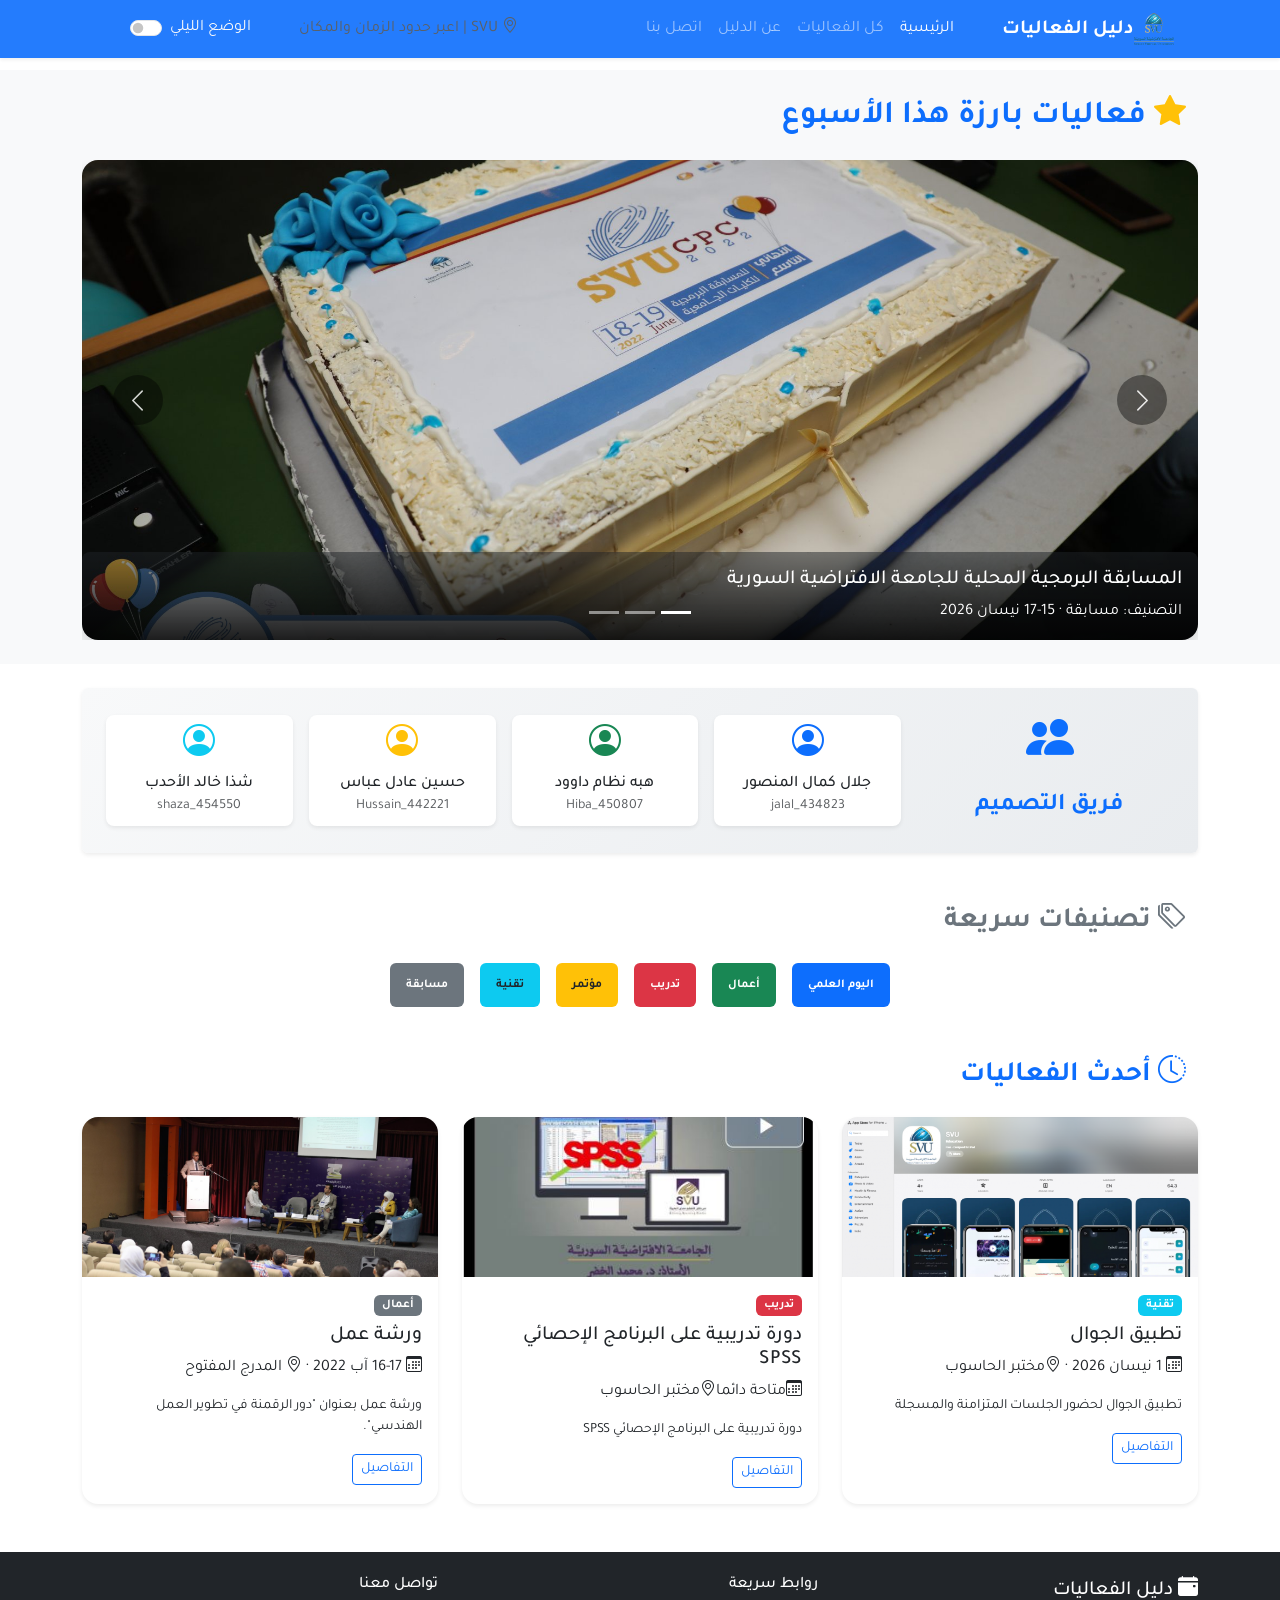
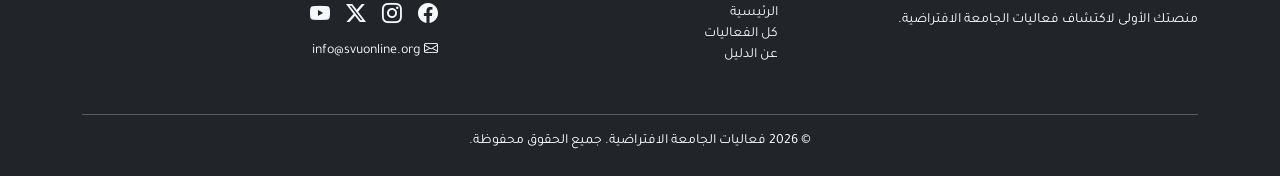
<file: index.html>
<!DOCTYPE html>
<html lang="ar">
<head>
  <meta charset="UTF-8">
  <meta name="viewport" content="width=device-width, initial-scale=1.0">
  <title> دليل فعاليات الجامعة الافتراضية </title>
  <link rel="icon" href="img/logo-2.png" type="image/png">
  <!-- Bootstrap 5 CSS -->
  <link href="https://cdn.jsdelivr.net/npm/bootstrap@5.3.0-alpha3/dist/css/bootstrap.min.css" rel="stylesheet">
  <!-- Bootstrap Icons -->
  <link rel="stylesheet" href="https://cdn.jsdelivr.net/npm/bootstrap-icons@1.11.0/font/bootstrap-icons.css">
  <!-- Google Fonts (Cairo + Tajawal) -->
  <link href="https://fonts.googleapis.com/css2?family=Cairo:wght@300;400;600;700&family=Tajawal:wght@300;400;500;700&display=swap" rel="stylesheet">
  <link
    href="https://cdn.jsdelivr.net/npm/bootstrap@5.3.3/dist/css/bootstrap.min.css"
    rel="stylesheet"
  />
  <!-- Custom Styles -->
  <link rel="stylesheet" href="css/styles.css">
</head>
<body>
    <!-- By jalal_434823 & Hiba_450807 & Hussain_442221 & shaza_454550 -->
    <!-- ===== HEADER / NAVBAR ===== -->
  <header>
    <nav class="navbar navbar-expand-lg navbar-dark bg-primary shadow-sm fixed-top">
      <div class="container">
        <a class="navbar-brand fw-bold" href="index.html">
          <img src="img/logo.png" alt="SVU" width="40" class="me-2" />دليل الفعاليات
        </a>
        <button class="navbar-toggler" type="button" data-bs-toggle="collapse" data-bs-target="#mainNav" 
            aria-controls="mainNav" aria-expanded="false" aria-label="تبديل التنقل">
          <span class="navbar-toggler-icon"></span>
        </button>
        <div class="collapse navbar-collapse" id="mainNav">
          <ul class="navbar-nav ms-auto mb-2 mb-lg-0">
            <li class="nav-item"><a class="nav-link active" href="index.html">الرئيسية</a></li>
            <li class="nav-item"><a class="nav-link" href="events.html">كل الفعاليات</a></li>
            <li class="nav-item"><a class="nav-link" href="about.html">عن الدليل</a></li>
            <li class="nav-item"><a class="nav-link" href="contact.html">اتصل بنا</a></li>
          </ul>
          <span class="navbar-text text-light-emphasis d-none d-lg-block ms-5">
            <i class="bi bi-geo-alt"></i> SVU | اعبر حدود الزمان والمكان
          </span>
          <!-- Dark Mode Toggle -->
          <div class="form-check form-switch text-light ms-5">
            <input class="form-check-input" type="checkbox" id="toggleDarkMode">
            <label class="form-check-label" for="toggleDarkMode">الوضع الليلي</label>
          </div>
        </div>
      </div>
    </nav>
  </header>
    <!-- ===== MAIN CONTENT ===== -->
    <!-- By jalal_434823 & Hiba_450807 & Hussain_442221 & shaza_454550 -->
  <main>
    <!-- ===== HERO / SLIDER ===== -->
    <section class="py-4 bg-light">
      <div class="container">
        <h2 class="section-title text-primary fw-bold"><i class="bi bi-star-fill text-warning"></i> فعاليات بارزة هذا الأسبوع</h2>
        <div id="featuredSlider" class="carousel slide" data-bs-ride="carousel">
          <div class="carousel-indicators">
            <button type="button" data-bs-target="#featuredSlider" data-bs-slide-to="0" class="active" aria-current="true"></button>
            <button type="button" data-bs-target="#featuredSlider" data-bs-slide-to="1"></button>
            <button type="button" data-bs-target="#featuredSlider" data-bs-slide-to="2"></button>
          </div>
          <div class="carousel-inner rounded-4 shadow">
            <div class="carousel-item active">
              <img src="img/event9_1.jpg" class="d-block w-100 slider-img" alt="مؤتمر التقنية">
              <div class="carousel-caption d-none d-md-block bg-dark bg-opacity-50 rounded-3 p-3">
                <h5>المسابقة البرمجية المحلية للجامعة الافتراضية السورية</h5>
                <p class="mb-0">التصنيف: مسابقة · 15-17 نيسان 2026</p>
              </div>
            </div>
            <div class="carousel-item">
              <img src="img/event1_1.jpg" class="d-block w-100 slider-img" alt="اليوم العلمي">
              <div class="carousel-caption d-none d-md-block bg-dark bg-opacity-50 rounded-3 p-3">
                <h5>اليوم العلمي لماجستير الدراسات العليا</h5>
                <p class="mb-0">التصنيف: اليوم العلمي · 06 حزيران 2026</p>
              </div>
            </div>
            <div class="carousel-item">
              <img src="img/event8_1.jpg" class="d-block w-100 slider-img" alt="ملتقى ريادة الأعمال">
              <div class="carousel-caption d-none d-md-block bg-dark bg-opacity-50 rounded-3 p-3">
                <h5>مشاركة الجامعة الافتراضية السورية في المؤتمر الدولي للتحول الرقمي Digitec</h5>
                <p class="mb-0">التصنيف: مؤتمر · 09 نيسان 2021</p>
              </div>
            </div>
          </div>
          <button class="carousel-control-prev" type="button" data-bs-target="#featuredSlider" data-bs-slide="prev">
            <span class="carousel-control-prev-icon" aria-hidden="true"></span>
            <span class="visually-hidden">السابق</span>
          </button>
          <button class="carousel-control-next" type="button" data-bs-target="#featuredSlider" data-bs-slide="next">
            <span class="carousel-control-next-icon" aria-hidden="true"></span>
            <span class="visually-hidden">التالي</span>
          </button>
        </div>
      </div>
    </section>

    <!-- ===== NEW: TEAM SECTION ===== -->
    <!-- By jalal_434823 & Hiba_450807 & Hussain_442221 & shaza_454550 -->
    <section class="py-4 bg-gradient-soft">
      <div class="container">
        <div class="card border-0 shadow-sm p-4" style="background: linear-gradient(135deg, #f8f9fa 0%, #e9ecef 100%);">
          <div class="row align-items-center">
            <div class="col-md-3 text-center mb-3 mb-md-0">
              <i class="bi bi-people-fill text-primary" style="font-size: 3rem;"></i>
              <h4 class="fw-bold text-primary mt-2">فريق التصميم</h4>
            </div>
            <div class="col-md-9">
              <div class="row g-3">
                <div class="col-6 col-md-3">
                  <div class="text-center p-2 bg-white rounded-3 shadow-sm">
                    <i class="bi bi-person-circle text-primary fs-2"></i>
                    <h6 class="mb-0 mt-1">جلال كمال المنصور</h6>
                    <small class="text-muted">jalal_434823</small>
                  </div>
                </div>
                <div class="col-6 col-md-3">
                  <div class="text-center p-2 bg-white rounded-3 shadow-sm">
                    <i class="bi bi-person-circle text-success fs-2"></i>
                    <h6 class="mb-0 mt-1">هبه نظام داوود</h6>
                    <small class="text-muted">Hiba_450807</small>
                  </div>
                </div>
                <div class="col-6 col-md-3">
                  <div class="text-center p-2 bg-white rounded-3 shadow-sm">
                    <i class="bi bi-person-circle text-warning fs-2"></i>
                    <h6 class="mb-0 mt-1">حسين عادل عباس</h6>
                    <small class="text-muted">Hussain_442221</small>
                  </div>
                </div>
                <div class="col-6 col-md-3">
                  <div class="text-center p-2 bg-white rounded-3 shadow-sm">
                    <i class="bi bi-person-circle text-info fs-2"></i>
                    <h6 class="mb-0 mt-1">شذا خالد الأحدب</h6>
                    <small class="text-muted">shaza_454550</small>
                  </div>
                </div>
              </div>
            </div>
          </div>
        </div>
      </div>
    </section>

    <!-- ===== CATEGORIES ===== -->
    <section class="py-4">
      <div class="container">
        <h3 class="section-title text-secondary fw-bold"><i class="bi bi-tags"></i> تصنيفات سريعة</h3>
        <div class="d-flex flex-wrap gap-3 justify-content-center">
          <span class="badge category-badge bg-primary p-3"> اليوم العلمي</span>
          <span class="badge category-badge bg-success p-3"> أعمال</span>
          <span class="badge category-badge bg-danger p-3"> تدريب</span>
          <span class="badge category-badge bg-warning text-dark p-3"> مؤتمر</span>
          <span class="badge category-badge bg-info text-dark p-3"> تقنية</span>
          <span class="badge category-badge bg-secondary p-3"> مسابقة</span>
        </div>
      </div>
    </section>

    <!-- ===== LATEST EVENTS (CARDS) ===== -->
    <section class="py-4">
      <div class="container">
        <h3 class="section-title text-primary fw-bold"><i class="bi bi-clock-history"></i> أحدث الفعاليات</h3>
        <div class="row g-4">
          <!-- Card 1 -->
          <div class="col-md-6 col-lg-4">
            <div class="card h-100 shadow-sm event-card">
              <img src="img/event4.png" class="card-img-top" alt="حدث تقني">
              <div class="card-body">
                <span class="badge bg-info mb-2">تقنية</span>
                <h5 class="card-title">تطبيق الجوال</h5>
                <p class="card-text"><i class="bi bi-calendar3"></i> 1 نيسان 2026 · <i class="bi bi-geo-alt"></i>مختبر الحاسوب</p>
                <p class="card-text small">تطبيق الجوال لحضور الجلسات المتزامنة والمسجلة</p>
                <a href="event.html#event_4" class="btn btn-outline-primary btn-sm">التفاصيل</a>
              </div>
            </div>
          </div>
          <!-- Card 2 -->
          <div class="col-md-6 col-lg-4">
            <div class="card h-100 shadow-sm event-card">
              <img src="img/event5_1.jpg" class="card-img-top" alt="دورة تدريبية">
              <div class="card-body">
                <span class="badge bg-danger mb-2">تدريب</span>
                <h5 class="card-title"> دورة تدريبية على البرنامج الإحصائي SPSS </h5>
                <p class="card-text"><i class="bi bi-calendar3"></i>متاحة دائما<i class="bi bi-geo-alt"></i>مختبر الحاسوب</p>
                <p class="card-text small">دورة تدريبية على البرنامج الإحصائي SPSS </p>
                <a href="event.html#event_5" class="btn btn-outline-primary btn-sm">التفاصيل</a>
              </div>
            </div>
          </div>
          <!-- Card 3 -->
          <div class="col-md-6 col-lg-4">
            <div class="card h-100 shadow-sm event-card">
              <img src="img/event6_1.jpg" class="card-img-top" alt="معرض فني">
              <div class="card-body">
                <span class="badge bg-secondary mb-2">أعمال</span>
                <h5 class="card-title">ورشة عمل</h5>
                <p class="card-text"><i class="bi bi-calendar3"></i> 16-17 آب 2022 · <i class="bi bi-geo-alt"></i> المدرج المفتوح </p>
                <p class="card-text small">ورشة عمل بعنوان "دور الرقمنة في تطوير العمل الهندسي".</p>
                <a href="event.html#event_6" class="btn btn-outline-primary btn-sm">التفاصيل</a>
              </div>
            </div>
          </div>

        </div>
      </div>
    </section>
  </main>

  <!-- ===== FOOTER ===== -->
  <footer class="bg-dark text-white pt-4 pb-2 mt-4">
    <div class="container">
      <div class="row">
        <div class="col-md-4 mb-3">
          <h5><i class="bi bi-calendar-event-fill"></i> دليل الفعاليات</h5>
          <p class="small">منصتك الأولى لاكتشاف فعاليات الجامعة الافتراضية.</p>
        </div>
        <div class="col-md-4 mb-3">
          <h6>روابط سريعة</h6>
          <ul class="list-unstyled small">
            <li><a href="index.html" class="text-light text-decoration-none">الرئيسية</a></li>
            <li><a href="events.html" class="text-light text-decoration-none">كل الفعاليات</a></li>
            <li><a href="about.html" class="text-light text-decoration-none">عن الدليل</a></li>
          </ul>
        </div>
        <div class="col-md-4 mb-3">
          <h6>تواصل معنا</h6>
          <div class="d-flex gap-3">
            <a href="#" class="text-light"><i class="bi bi-facebook fs-5"></i></a>
            <a href="#" class="text-light"><i class="bi bi-instagram fs-5"></i></a>
            <a href="#" class="text-light"><i class="bi bi-twitter-x fs-5"></i></a>
            <a href="#" class="text-light"><i class="bi bi-youtube fs-5"></i></a>
          </div>
          <p class="small mt-2"><i class="bi bi-envelope"></i> info@svuonline.org</p>
        </div>
      </div>
      <hr class="bg-light">
      <p class="text-center small">&copy; 2026  فعاليات الجامعة الافتراضية. جميع الحقوق محفوظة.</p>
    </div>
  </footer>
  <!-- أزرار الخدمات الإضافية -->
  <button class="btn btn-primary rounded-circle" id="scrollTopBtn">⬆</button>
<!--  JS -->
<script src="js/main.js"></script>
<!-- Bootstrap JS Bundle + Popper -->
<script src="https://cdn.jsdelivr.net/npm/bootstrap@5.3.0/dist/js/bootstrap.bundle.min.js"></script>
<script src="https://cdn.jsdelivr.net/npm/bootstrap@5.3.3/dist/css/bootstrap.min.css"></script>
</body>
</html>
</file>
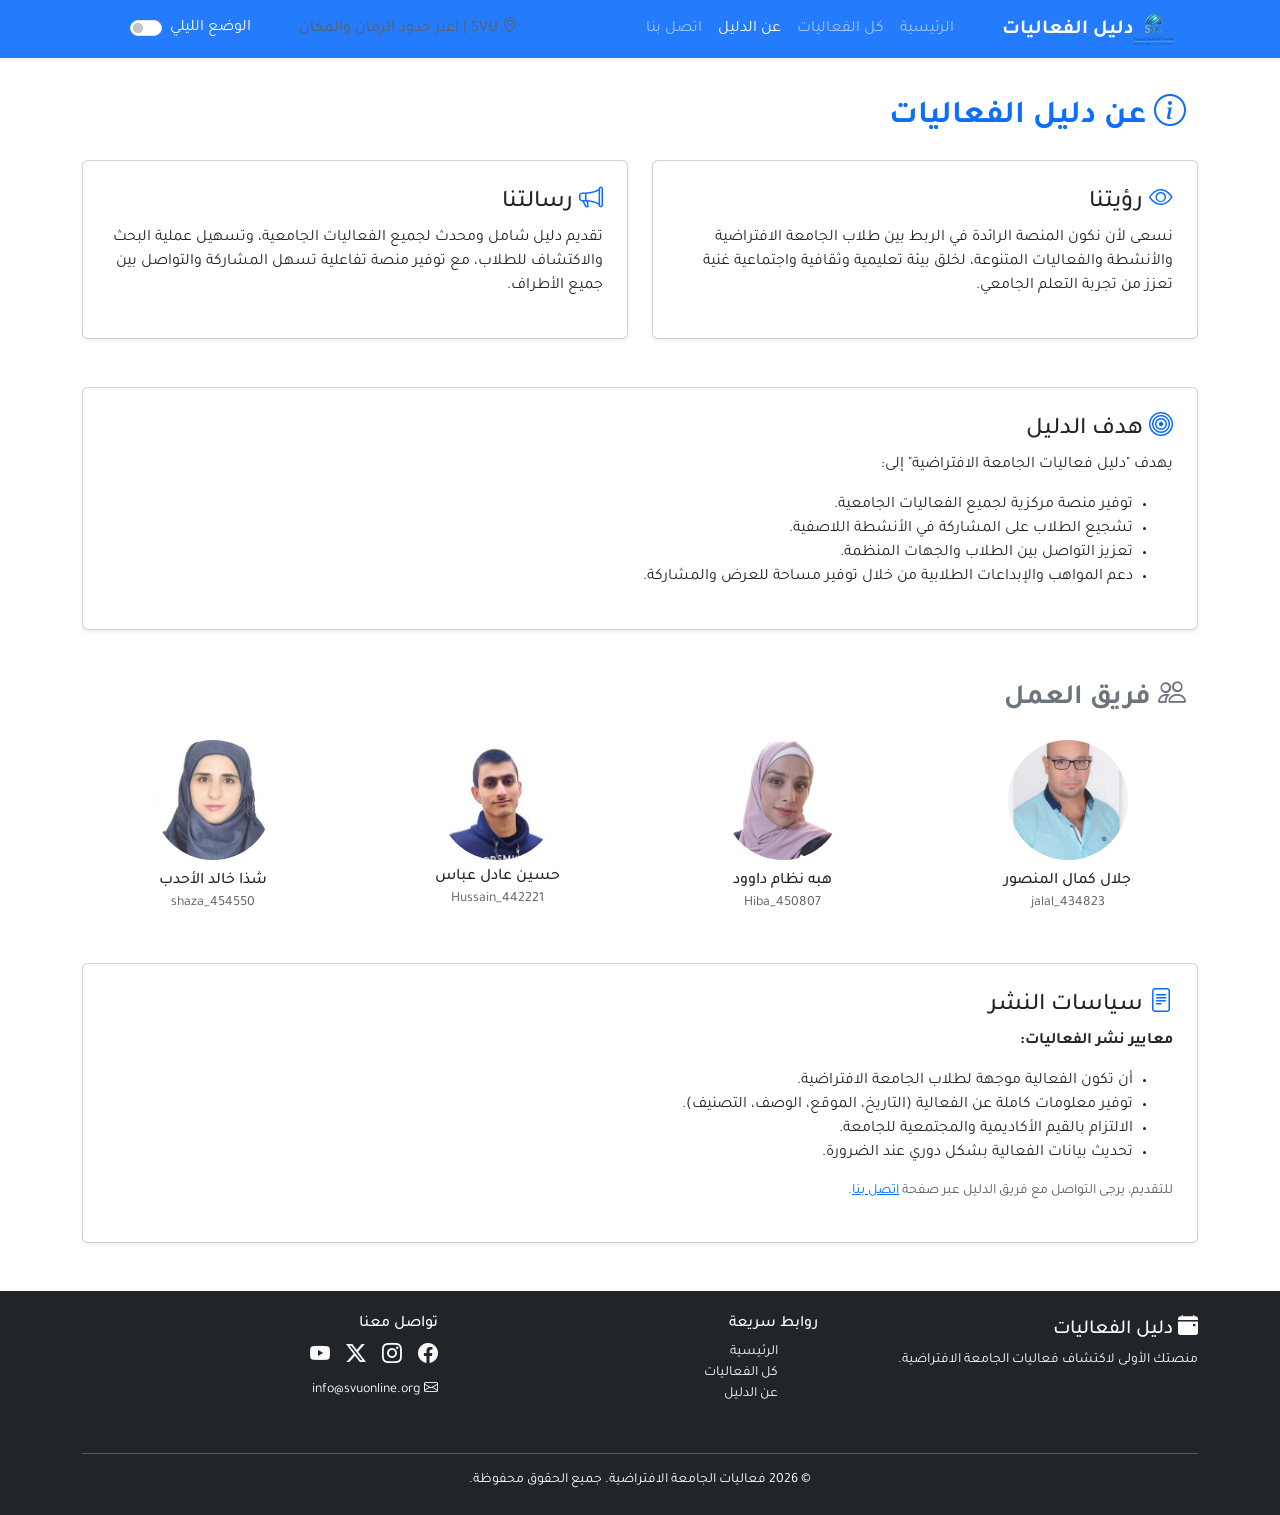
<file: about.html>
<!DOCTYPE html>
<html lang="ar">
<head>
  <meta charset="UTF-8">
  <meta name="viewport" content="width=device-width, initial-scale=1.0">
  <title>عن الدليل - دليل فعاليات الجامعة الافتراضية</title>
  <link rel="icon" href="img/logo-2.png" type="image/png">
  <!-- Bootstrap 5 CSS -->
  <link href="https://cdn.jsdelivr.net/npm/bootstrap@5.3.0-alpha3/dist/css/bootstrap.min.css" rel="stylesheet">
  <!-- Bootstrap Icons -->
  <link rel="stylesheet" href="https://cdn.jsdelivr.net/npm/bootstrap-icons@1.11.0/font/bootstrap-icons.css">
  <!-- Google Fonts -->
  <link href="https://fonts.googleapis.com/css2?family=Cairo:wght@300;400;600;700&family=Tajawal:wght@300;400;500;700&display=swap" rel="stylesheet">
  <link
    href="https://cdn.jsdelivr.net/npm/bootstrap@5.3.3/dist/css/bootstrap.min.css"
    rel="stylesheet"
  />
  <!-- Custom Styles -->
  <link rel="stylesheet" href="css/styles.css">
</head>
<body>
  <!-- ===== HEADER / NAVBAR ===== -->
  <header>
    <nav class="navbar navbar-expand-lg navbar-dark bg-primary shadow-sm fixed-top">
      <div class="container">
        <a class="navbar-brand fw-bold" href="index.html">
          <!-- <i class="bi bi-calendar-event-fill me-2"></i> دليل الفعاليات -->
        <img src="img/logo.png" alt="SVU" width="40" class="me-2" />دليل الفعاليات
        </a>
        <button class="navbar-toggler" type="button" data-bs-toggle="collapse" data-bs-target="#mainNav" 
                aria-controls="mainNav" aria-expanded="false" aria-label="تبديل التنقل">
          <span class="navbar-toggler-icon"></span>
        </button>
        <div class="collapse navbar-collapse" id="mainNav">
          <ul class="navbar-nav ms-auto mb-2 mb-lg-0">
            <li class="nav-item"><a class="nav-link" href="index.html">الرئيسية</a></li>
            <li class="nav-item"><a class="nav-link" href="events.html">كل الفعاليات</a></li>
            <li class="nav-item"><a class="nav-link active" href="about.html">عن الدليل</a></li>
            <li class="nav-item"><a class="nav-link" href="contact.html">اتصل بنا</a></li>
          </ul>
          <span class="navbar-text text-light-emphasis d-none d-lg-block ms-5">
            <i class="bi bi-geo-alt"></i> SVU | اعبر حدود الزمان والمكان 
          </span>
          <!-- Dark Mode Toggle -->
          <div class="form-check form-switch text-light ms-5">
            <input class="form-check-input" type="checkbox" id="toggleDarkMode">
            <label class="form-check-label" for="toggleDarkMode">الوضع الليلي</label>
          </div>
        </div>
      </div>
    </nav>
  </header>

  <!-- ===== MAIN CONTENT ===== -->
  <!-- By jalal_434823 & Hiba_450807 & Hussain_442221 & shaza_454550 -->
  <main>
    <div class="container py-4">
      <h2 class="section-title text-primary fw-bold mb-4">
        <i class="bi bi-info-circle"></i> عن دليل الفعاليات
      </h2>

      <!-- الرؤية والرسالة -->
      <div class="row g-4 mb-5">
        <div class="col-md-6">
          <div class="card h-100 shadow-sm p-4">
            <h4><i class="bi bi-eye text-primary"></i> رؤيتنا</h4>
            <p>نسعى لأن نكون المنصة الرائدة في الربط بين طلاب الجامعة الافتراضية والأنشطة والفعاليات المتنوعة، لخلق بيئة تعليمية وثقافية واجتماعية غنية تعزز من تجربة التعلم الجامعي.</p>
          </div>
        </div>
        <div class="col-md-6">
          <div class="card h-100 shadow-sm p-4">
            <h4><i class="bi bi-megaphone text-primary"></i> رسالتنا</h4>
            <p>تقديم دليل شامل ومحدث لجميع الفعاليات الجامعية، وتسهيل عملية البحث والاكتشاف للطلاب، مع توفير منصة تفاعلية تسهل المشاركة والتواصل بين جميع الأطراف.</p>
          </div>
        </div>
      </div>

      <!-- هدف الدليل -->
      <div class="card shadow-sm p-4 mb-5">
        <h4><i class="bi bi-bullseye text-primary"></i> هدف الدليل</h4>
        <p>يهدف "دليل فعاليات الجامعة الافتراضية" إلى:</p>
        <ul>
          <li>توفير منصة مركزية لجميع الفعاليات الجامعية.</li>
          <li>تشجيع الطلاب على المشاركة في الأنشطة اللاصفية.</li>
          <li>تعزيز التواصل بين الطلاب والجهات المنظمة.</li>
          <li>دعم المواهب والإبداعات الطلابية من خلال توفير مساحة للعرض والمشاركة.</li>
        </ul>
      </div>

      <!-- فريق العمل -->
      <h3 class="section-title text-secondary fw-bold mb-4">
        <i class="bi bi-people"></i> فريق العمل
      </h3>
      <div class="row g-4 mb-5">
        <div class="col-md-3 col-6">
          <div class="text-center">
            <img src="img/jalal_434823.jpg" class="rounded-circle img-fluid mb-2" alt="جلال" style="width: 120px; height: 120px; object-fit: cover; background: #e9ecef;">
            <h6 class="mb-0 mt-1">جلال كمال المنصور</h6>
            <small class="text-muted">jalal_434823</small>
          </div>
        </div>
        <div class="col-md-3 col-6">
          <div class="text-center">
            <img src="img/Hiba_450807.jpg" class="rounded-circle img-fluid mb-2" alt="هبة" style="width: 120px; height: 120px; object-fit: cover; background: #e9ecef;">
            <h6 class="mb-0 mt-1">هبه نظام داوود</h6>
            <small class="text-muted">Hiba_450807</small>
          </div>
        </div>
        <div class="col-md-3 col-6">
          <div class="text-center">
            <img src="img/Hussain_442221.jpeg" class="rounded-circle img-fluid mb-2" alt="حسين" style="width: 120px; height: 120px; object-fit: cover; background: #e9ecef;">
            <h6 class="mb-0">حسين عادل عباس</h6>
            <small class="text-muted">Hussain_442221</small>
          </div>
        </div>
        <div class="col-md-3 col-6">
          <div class="text-center">
            <img src="img/shaza_454550.jpg.jpeg" class="rounded-circle img-fluid mb-2" alt="شذا" style="width: 120px; height: 120px; object-fit: cover; background: #e9ecef;">
            <h6 class="mb-0 mt-1">شذا خالد الأحدب</h6>
            <small class="text-muted">shaza_454550</small>
          </div>
        </div>
      </div>

      <!-- سياسات النشر -->
      <div class="card shadow-sm p-4">
        <h4><i class="bi bi-file-text text-primary"></i> سياسات النشر</h4>
        <p><strong>معايير نشر الفعاليات:</strong></p>
        <ul>
          <li>أن تكون الفعالية موجهة لطلاب الجامعة الافتراضية.</li>
          <li>توفير معلومات كاملة عن الفعالية (التاريخ، الموقع، الوصف، التصنيف).</li>
          <li>الالتزام بالقيم الأكاديمية والمجتمعية للجامعة.</li>
          <li>تحديث بيانات الفعالية بشكل دوري عند الضرورة.</li>
        </ul>
        <p class="small text-muted">للتقديم، يرجى التواصل مع فريق الدليل عبر صفحة <a href="contact.html">اتصل بنا</a>.</p>
      </div>
    </div>
  </main>

  <!-- ===== FOOTER ===== -->
  <!-- By jalal_434823 & Hiba_450807 & Hussain_442221 & shaza_454550 -->
  <footer class="bg-dark text-white pt-4 pb-2 mt-4">
    <div class="container">
      <div class="row">
        <div class="col-md-4 mb-3">
          <h5><i class="bi bi-calendar-event-fill"></i> دليل الفعاليات</h5>
          <p class="small">منصتك الأولى لاكتشاف فعاليات الجامعة الافتراضية.</p>
        </div>
        <div class="col-md-4 mb-3">
          <h6>روابط سريعة</h6>
          <ul class="list-unstyled small">
            <li><a href="index.html" class="text-light text-decoration-none">الرئيسية</a></li>
            <li><a href="events.html" class="text-light text-decoration-none">كل الفعاليات</a></li>
            <li><a href="about.html" class="text-light text-decoration-none">عن الدليل</a></li>
          </ul>
        </div>
        <div class="col-md-4 mb-3">
          <h6>تواصل معنا</h6>
          <div class="d-flex gap-3">
            <a href="#" class="text-light"><i class="bi bi-facebook fs-5"></i></a>
            <a href="#" class="text-light"><i class="bi bi-instagram fs-5"></i></a>
            <a href="#" class="text-light"><i class="bi bi-twitter-x fs-5"></i></a>
            <a href="#" class="text-light"><i class="bi bi-youtube fs-5"></i></a>
          </div>
          <p class="small mt-2"><i class="bi bi-envelope"></i> info@svuonline.org</p>
        </div>
      </div>
      <hr class="bg-light">
      <p class="text-center small">&copy; 2026  فعاليات الجامعة الافتراضية. جميع الحقوق محفوظة.</p>
    </div>
  </footer>
  <!-- أزرار الخدمات الإضافية -->
  <button class="btn btn-primary rounded-circle" id="scrollTopBtn">⬆</button>
  <!-- Bootstrap JS Bundle -->
  <script src="https://cdn.jsdelivr.net/npm/bootstrap@5.3.0-alpha3/dist/js/bootstrap.bundle.min.js"></script>
  <script src="https://cdn.jsdelivr.net/npm/bootstrap@5.3.3/dist/css/bootstrap.min.css"></script>
  <!-- Custom JS -->
  <script src="js/main.js"></script>
</body>
</html>
</file>
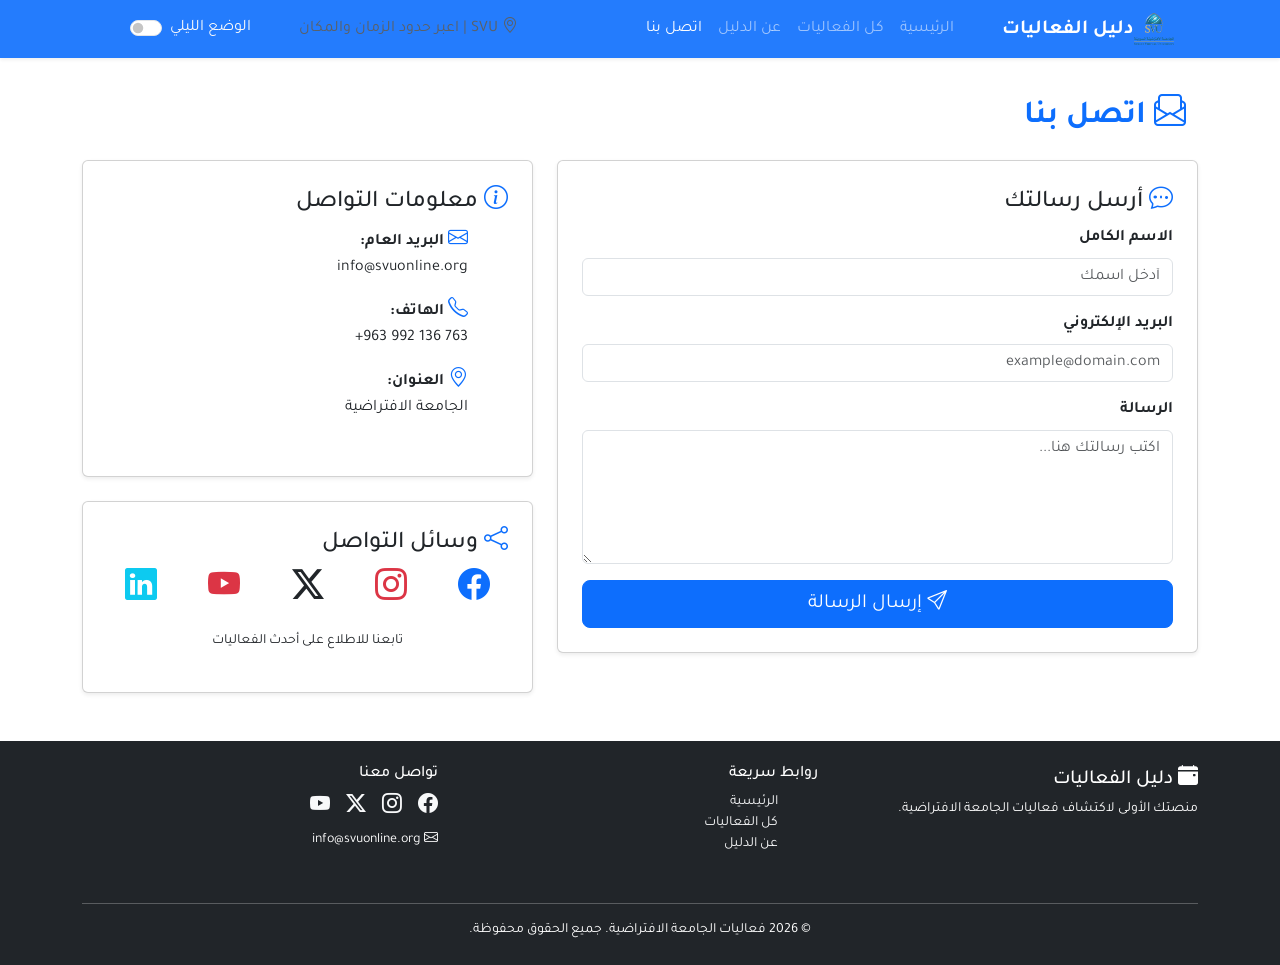
<file: contact.html>
<!DOCTYPE html>
<html lang="ar">
<head>
  <meta charset="UTF-8">
  <meta name="viewport" content="width=device-width, initial-scale=1.0">
  <title>اتصل بنا - دليل فعاليات الجامعة الافتراضية</title>
  <link rel="icon" href="img/logo-2.png" type="image/png">
  <!-- Bootstrap 5 CSS -->
  <link href="https://cdn.jsdelivr.net/npm/bootstrap@5.3.0-alpha3/dist/css/bootstrap.min.css" rel="stylesheet">
  <!-- Bootstrap Icons -->
  <link rel="stylesheet" href="https://cdn.jsdelivr.net/npm/bootstrap-icons@1.11.0/font/bootstrap-icons.css">
  <!-- Google Fonts -->
  <link href="https://fonts.googleapis.com/css2?family=Cairo:wght@300;400;600;700&family=Tajawal:wght@300;400;500;700&display=swap" rel="stylesheet">
  <link
    href="https://cdn.jsdelivr.net/npm/bootstrap@5.3.3/dist/css/bootstrap.min.css"
    rel="stylesheet"
  />
  <!-- Custom Styles -->
  <link rel="stylesheet" href="css/styles.css">
</head>
<body>
  <!-- ===== HEADER / NAVBAR ===== -->
  <!-- By jalal_434823 & Hiba_450807 & Hussain_442221 & shaza_454550 -->
  <header>
    <nav class="navbar navbar-expand-lg navbar-dark bg-primary shadow-sm fixed-top">
      <div class="container">
        <a class="navbar-brand fw-bold" href="index.html">
          <img src="img/logo.png" alt="SVU" width="40" class="me-2" />دليل الفعاليات
          <!-- <i class="bi bi-calendar-event-fill me-2"></i> دليل الفعاليات -->
        </a>
        <button class="navbar-toggler" type="button" data-bs-toggle="collapse" data-bs-target="#mainNav" 
                aria-controls="mainNav" aria-expanded="false" aria-label="تبديل التنقل">
          <span class="navbar-toggler-icon"></span>
        </button>
        <div class="collapse navbar-collapse" id="mainNav">
          <ul class="navbar-nav ms-auto mb-2 mb-lg-0">
            <li class="nav-item"><a class="nav-link" href="index.html">الرئيسية</a></li>
            <li class="nav-item"><a class="nav-link" href="events.html">كل الفعاليات</a></li>
            <li class="nav-item"><a class="nav-link" href="about.html">عن الدليل</a></li>
            <li class="nav-item"><a class="nav-link active" href="contact.html">اتصل بنا</a></li>
          </ul>
          <span class="navbar-text text-light-emphasis d-none d-lg-block ms-5">
            <i class="bi bi-geo-alt"></i> SVU | اعبر حدود الزمان والمكان 
          </span>
                    <!-- Dark Mode Toggle -->
          <div class="form-check form-switch text-light ms-5">
            <input class="form-check-input" type="checkbox" id="toggleDarkMode">
            <label class="form-check-label" for="toggleDarkMode">الوضع الليلي</label>
          </div>
        </div>
      </div>
    </nav>
  </header>

  <!-- ===== MAIN CONTENT ===== -->
  <!-- By jalal_434823 & Hiba_450807 & Hussain_442221 & shaza_454550 -->
  <main>
    <div class="container py-4">
      <h2 class="section-title text-primary fw-bold mb-4">
        <i class="bi bi-envelope-paper"></i> اتصل بنا
      </h2>

      <div class="row g-4">
        <!-- نموذج الاتصال -->
        <div class="col-lg-7">
          <div class="card shadow-sm p-4">
            <h4><i class="bi bi-chat-dots text-primary"></i> أرسل رسالتك</h4>
            <!-- منطقة عرض التنبيهات -->
            <div id="formAlert"></div>
            <form id="contactForm">
              <div class="mb-3">
                <label for="contactName" class="form-label fw-bold">الاسم الكامل</label>
                <input type="text" class="form-control" id="contactName" placeholder="أدخل اسمك" required>
              </div>
              <div class="mb-3">
                <label for="contactEmail" class="form-label fw-bold">البريد الإلكتروني</label>
                <input type="email" class="form-control" id="contactEmail" placeholder="example@domain.com" required>
              </div>
              <div class="mb-3">
                <label for="contactMessage" class="form-label fw-bold">الرسالة</label>
                <textarea class="form-control" id="contactMessage" rows="5" placeholder="اكتب رسالتك هنا..." required></textarea>
              </div>
              <button type="submit" class="btn btn-primary btn-lg w-100">
                <i class="bi bi-send"></i> إرسال الرسالة
              </button>
            </form>
          </div>
        </div>

        <!-- معلومات التواصل -->
        <div class="col-lg-5">
          <div class="card shadow-sm p-4 mb-4">
            <h4><i class="bi bi-info-circle text-primary"></i> معلومات التواصل</h4>
            <ul class="list-unstyled">
              <li class="mb-3">
                <i class="bi bi-envelope fs-5 text-primary"></i>
                <span class="fw-bold">البريد العام:</span>
                <br>info@svuonline.org
              </li>
              <li class="mb-3">
                <i class="bi bi-telephone fs-5 text-primary"></i>
                <span class="fw-bold">الهاتف:</span>
                <br><span dir="ltr">+963 992 136 763</span>
              </li>
              <li class="mb-3">
                <i class="bi bi-geo-alt fs-5 text-primary"></i>
                <span class="fw-bold">العنوان:</span>
                <br>الجامعة الافتراضية
              </li>
            </ul>
          </div>

          <div class="card shadow-sm p-4">
            <h4><i class="bi bi-share text-primary"></i> وسائل التواصل</h4>
            <div class="d-flex gap-3 justify-content-around fs-2">
              <a href="#" class="text-primary"><i class="bi bi-facebook"></i></a>
              <a href="#" class="text-danger"><i class="bi bi-instagram"></i></a>
              <a href="#" class="text-dark"><i class="bi bi-twitter-x"></i></a>
              <a href="#" class="text-danger"><i class="bi bi-youtube"></i></a>
              <a href="#" class="text-info"><i class="bi bi-linkedin"></i></a>
            </div>
            <p class="text-center mt-3 small">تابعنا للاطلاع على أحدث الفعاليات</p>
          </div>
        </div>
      </div>
    </div>
  </main>


  <!-- ===== FOOTER ===== -->
  <!-- By jalal_434823 & Hiba_450807 & Hussain_442221 & shaza_454550 -->
  <footer class="bg-dark text-white pt-4 pb-2 mt-4">
    <div class="container">
      <div class="row">
        <div class="col-md-4 mb-3">
          <h5><i class="bi bi-calendar-event-fill"></i> دليل الفعاليات</h5>
          <p class="small">منصتك الأولى لاكتشاف فعاليات الجامعة الافتراضية.</p>
        </div>
        <div class="col-md-4 mb-3">
          <h6>روابط سريعة</h6>
          <ul class="list-unstyled small">
            <li><a href="index.html" class="text-light text-decoration-none">الرئيسية</a></li>
            <li><a href="events.html" class="text-light text-decoration-none">كل الفعاليات</a></li>
            <li><a href="about.html" class="text-light text-decoration-none">عن الدليل</a></li>
          </ul>
        </div>
        <div class="col-md-4 mb-3">
          <h6>تواصل معنا</h6>
          <div class="d-flex gap-3">
            <a href="#" class="text-light"><i class="bi bi-facebook fs-5"></i></a>
            <a href="#" class="text-light"><i class="bi bi-instagram fs-5"></i></a>
            <a href="#" class="text-light"><i class="bi bi-twitter-x fs-5"></i></a>
            <a href="#" class="text-light"><i class="bi bi-youtube fs-5"></i></a>
          </div>
          <p class="small mt-2"><i class="bi bi-envelope"></i> info@svuonline.org</p>
        </div>
      </div>
      <hr class="bg-light">
      <p class="text-center small">&copy; 2026  فعاليات الجامعة الافتراضية. جميع الحقوق محفوظة.</p>
    </div>
  </footer>
  <!-- أزرار الخدمات الإضافية -->
  <button class="btn btn-primary rounded-circle" id="scrollTopBtn">⬆</button>

  <!-- Bootstrap JS Bundle -->
  <script src="https://cdn.jsdelivr.net/npm/bootstrap@5.3.0-alpha3/dist/js/bootstrap.bundle.min.js"></script>
  <script src="https://cdn.jsdelivr.net/npm/bootstrap@5.3.3/dist/css/bootstrap.min.css"></script>
  <!-- Custom JS -->
  <script src="js/main.js"></script>
</body>
</html>
</file>
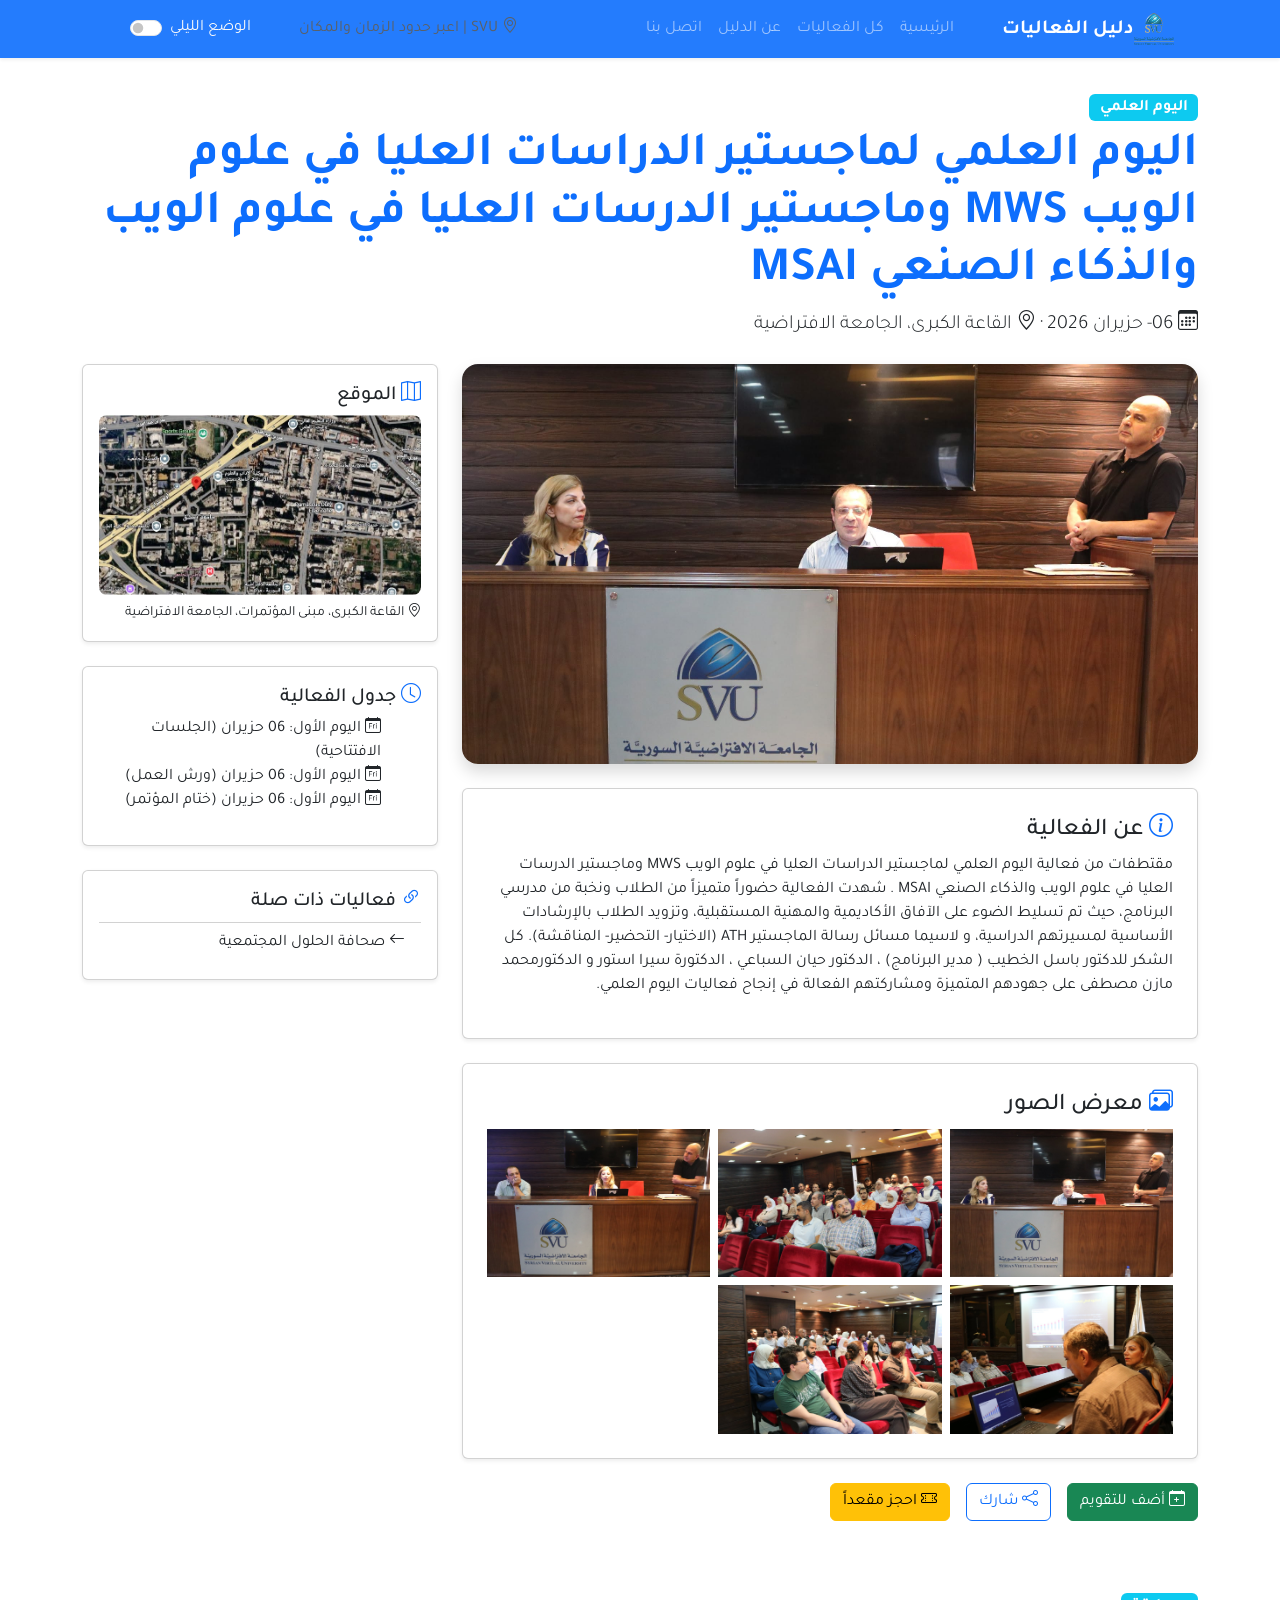
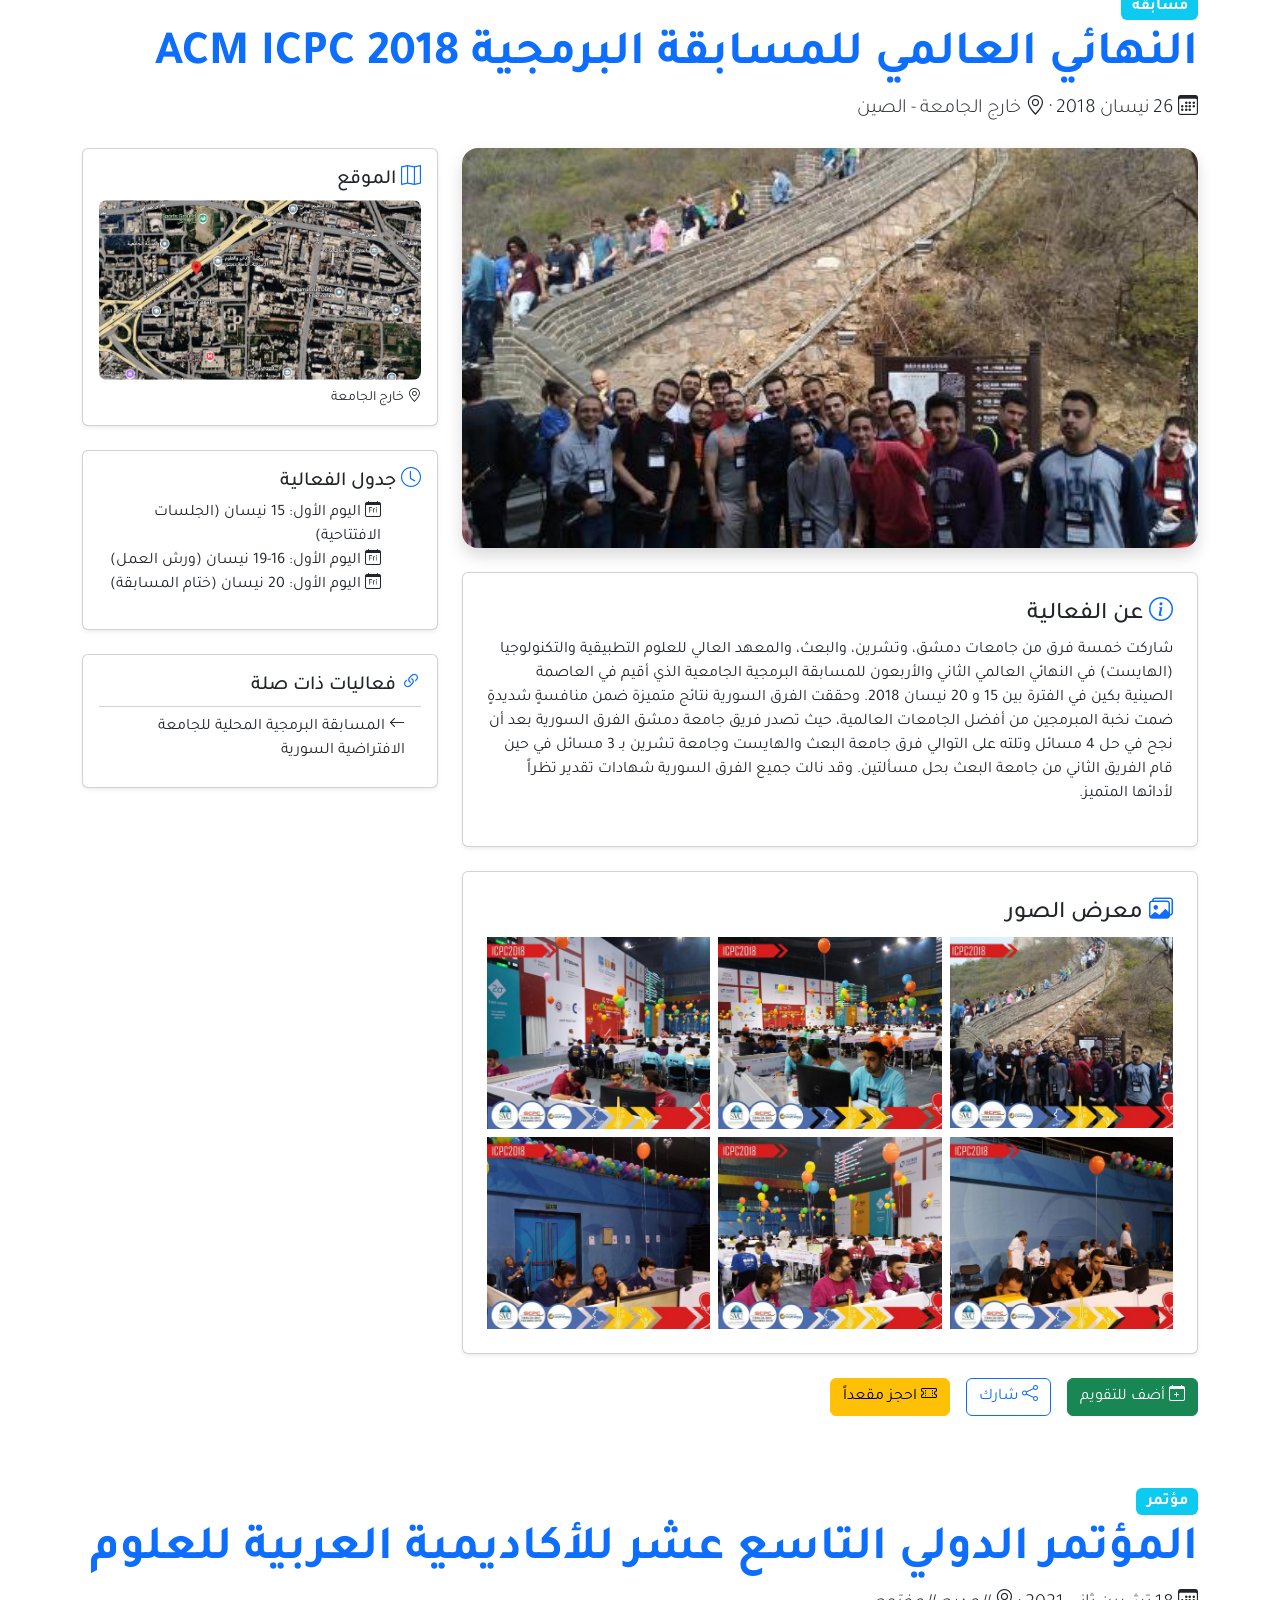
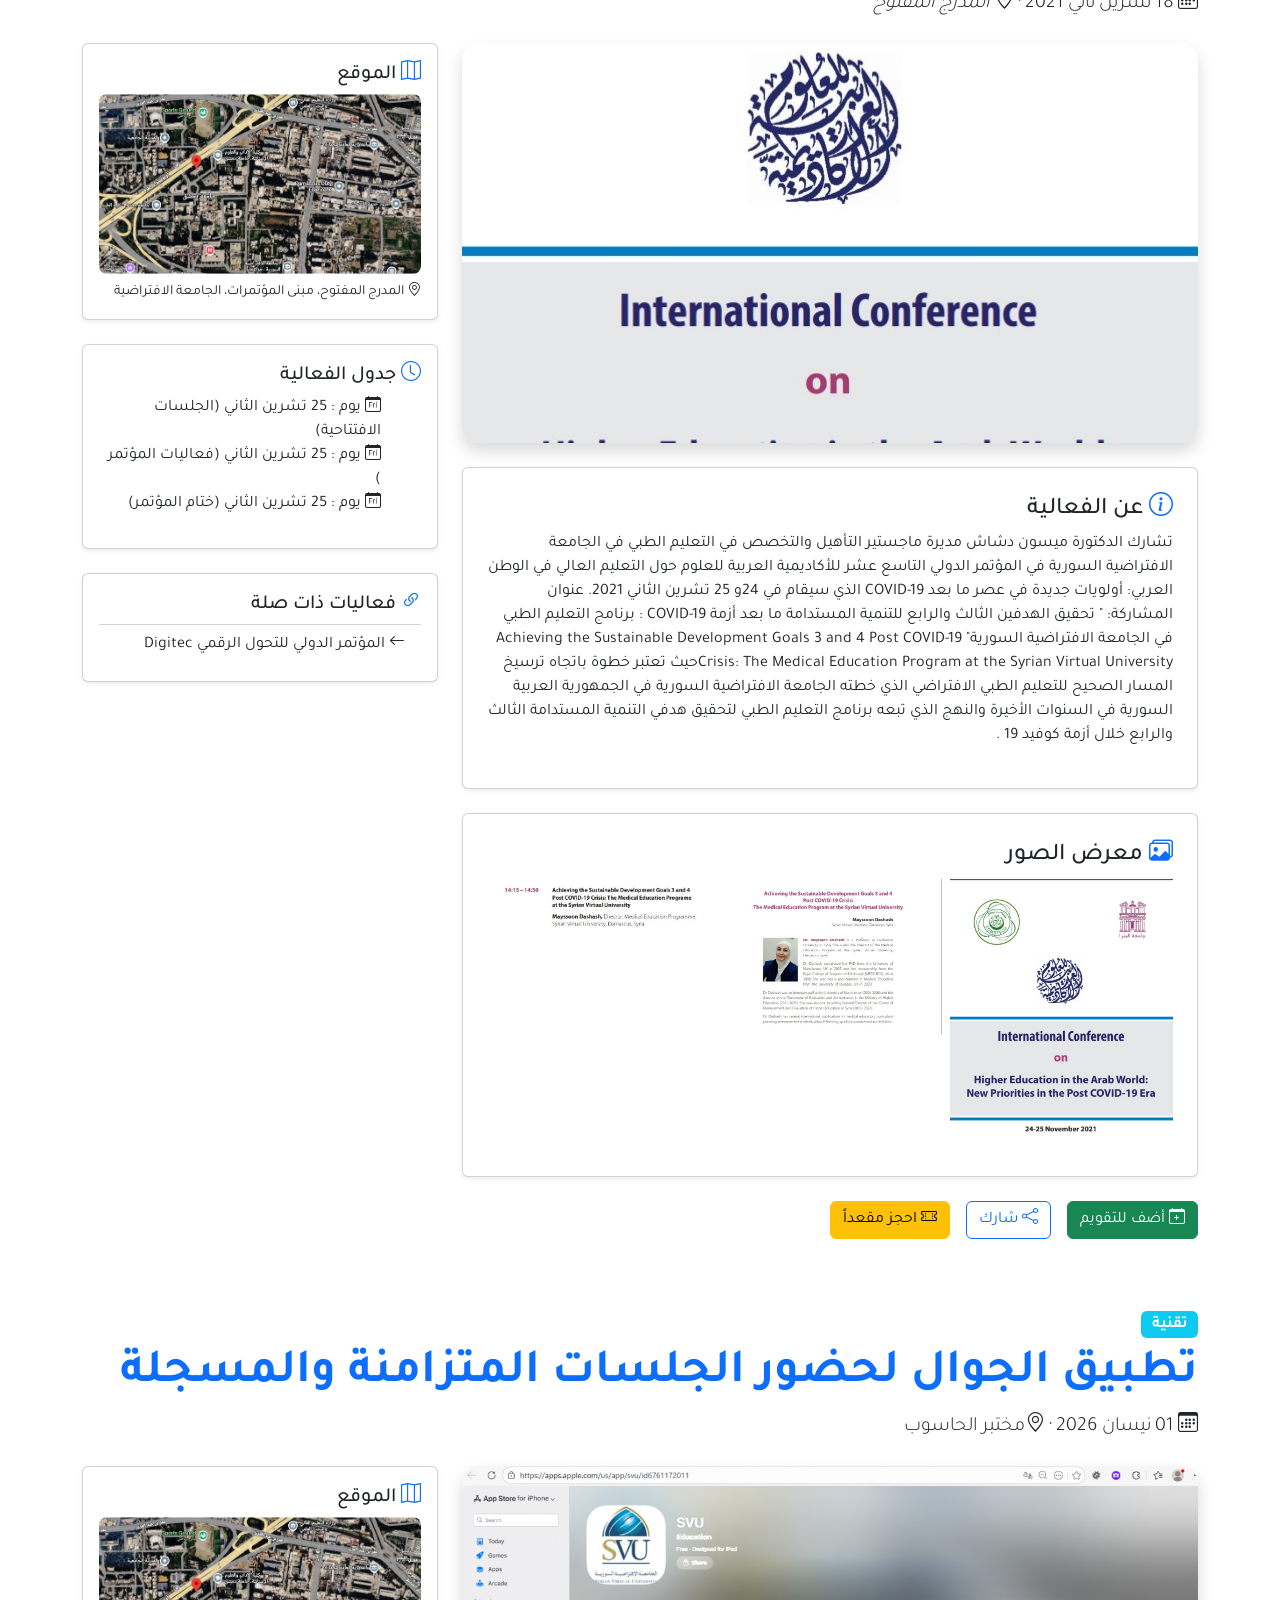
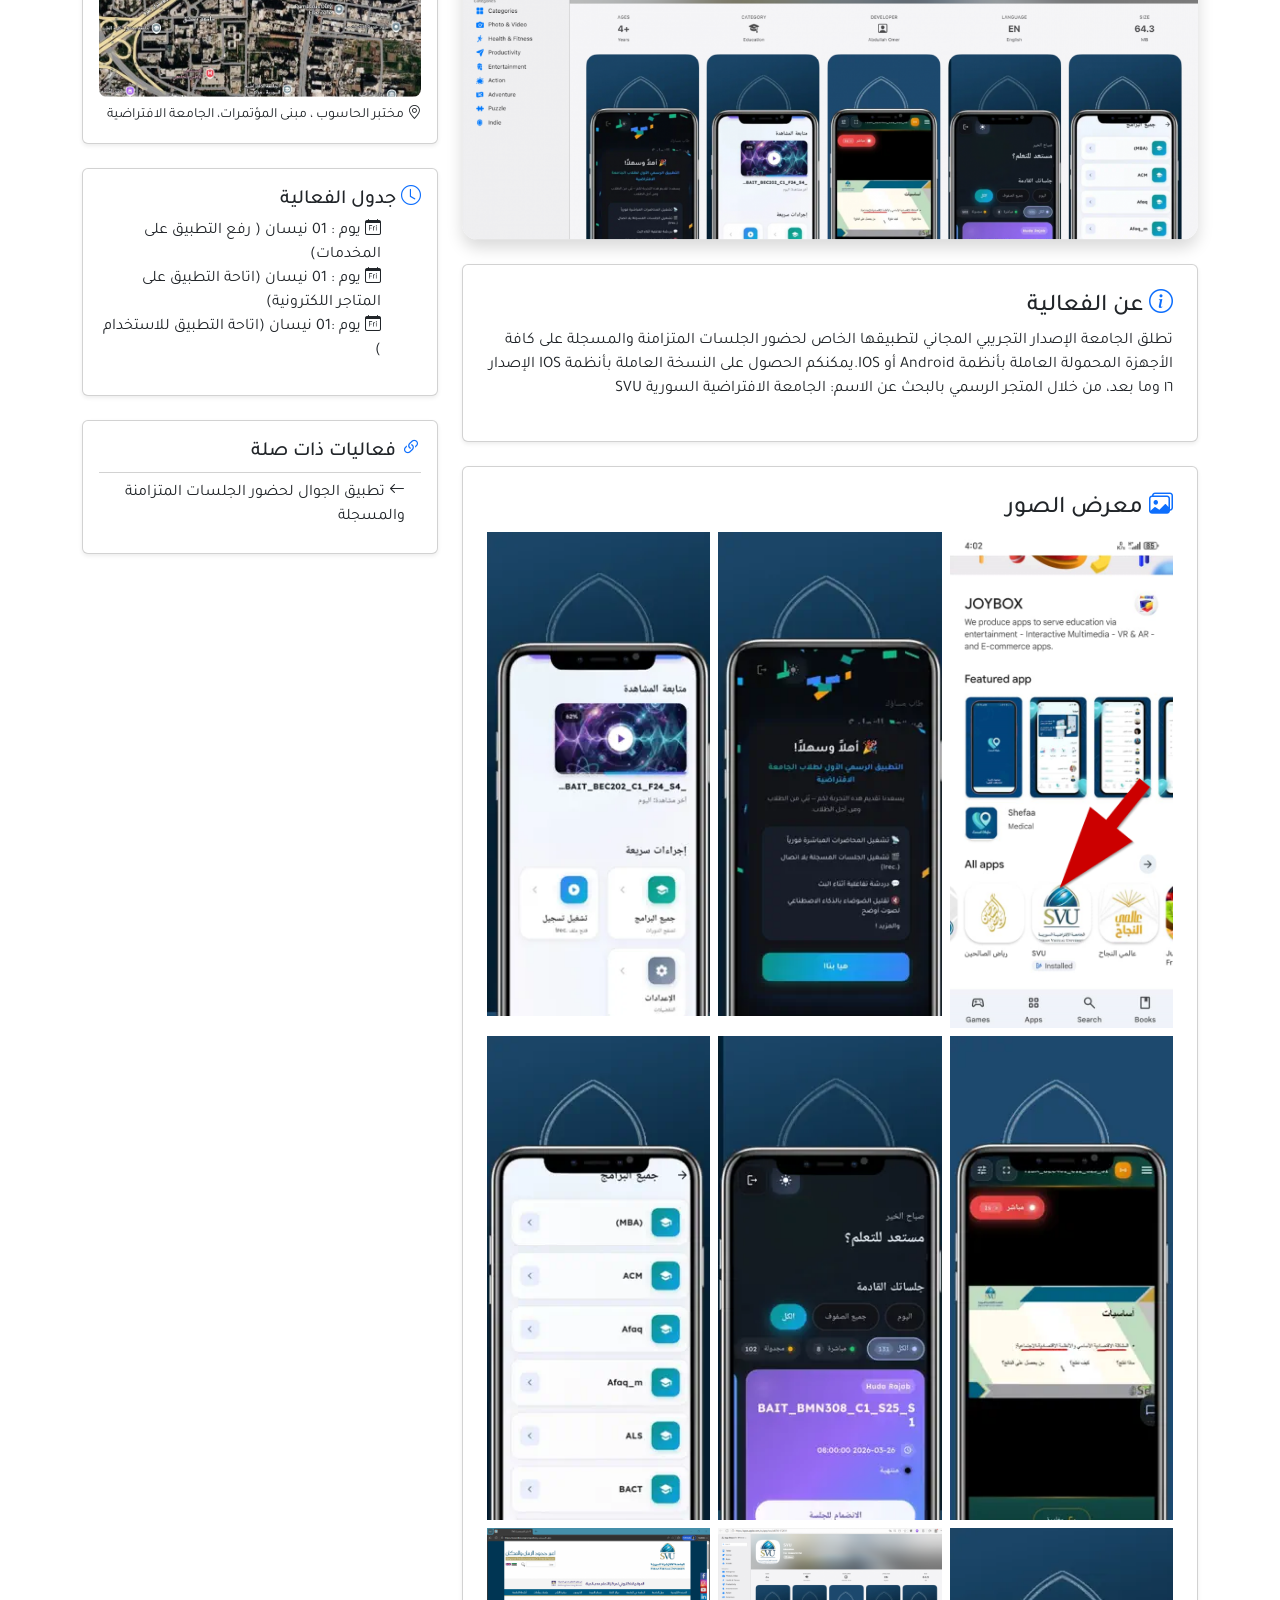
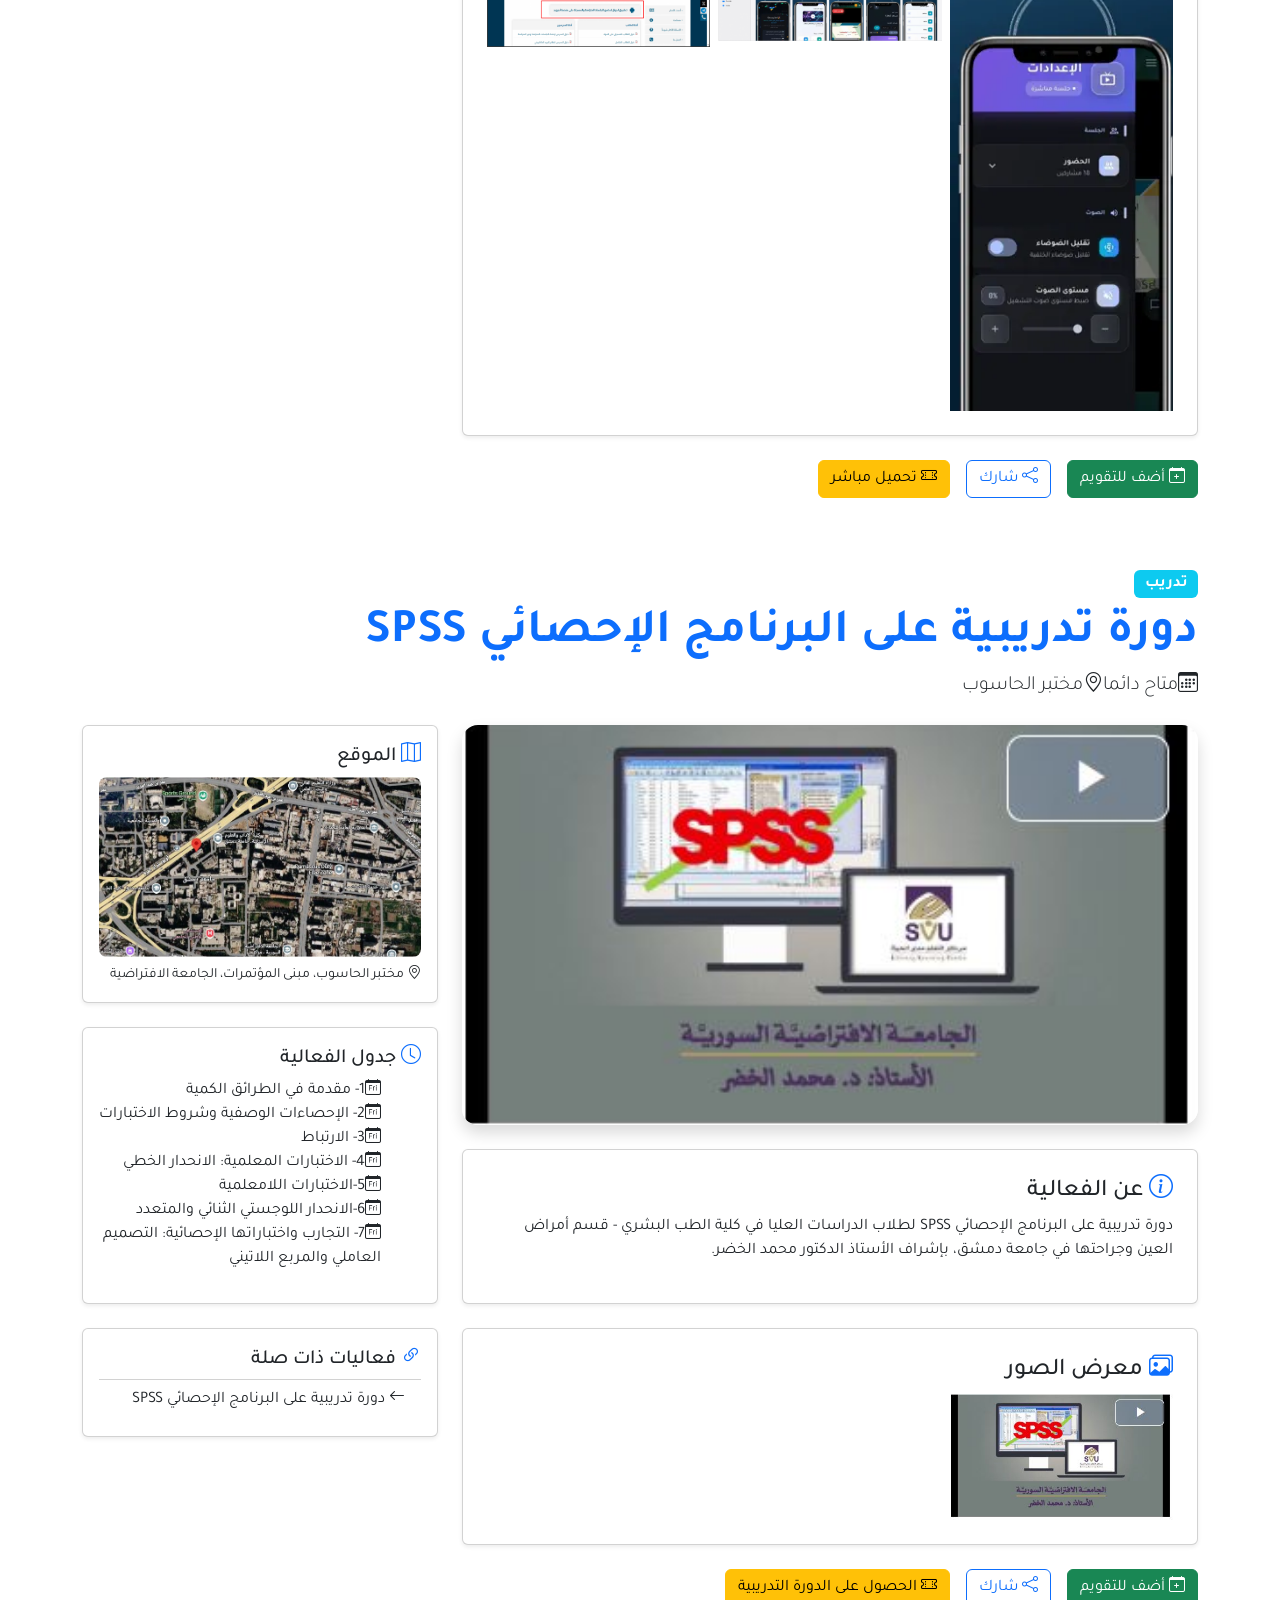
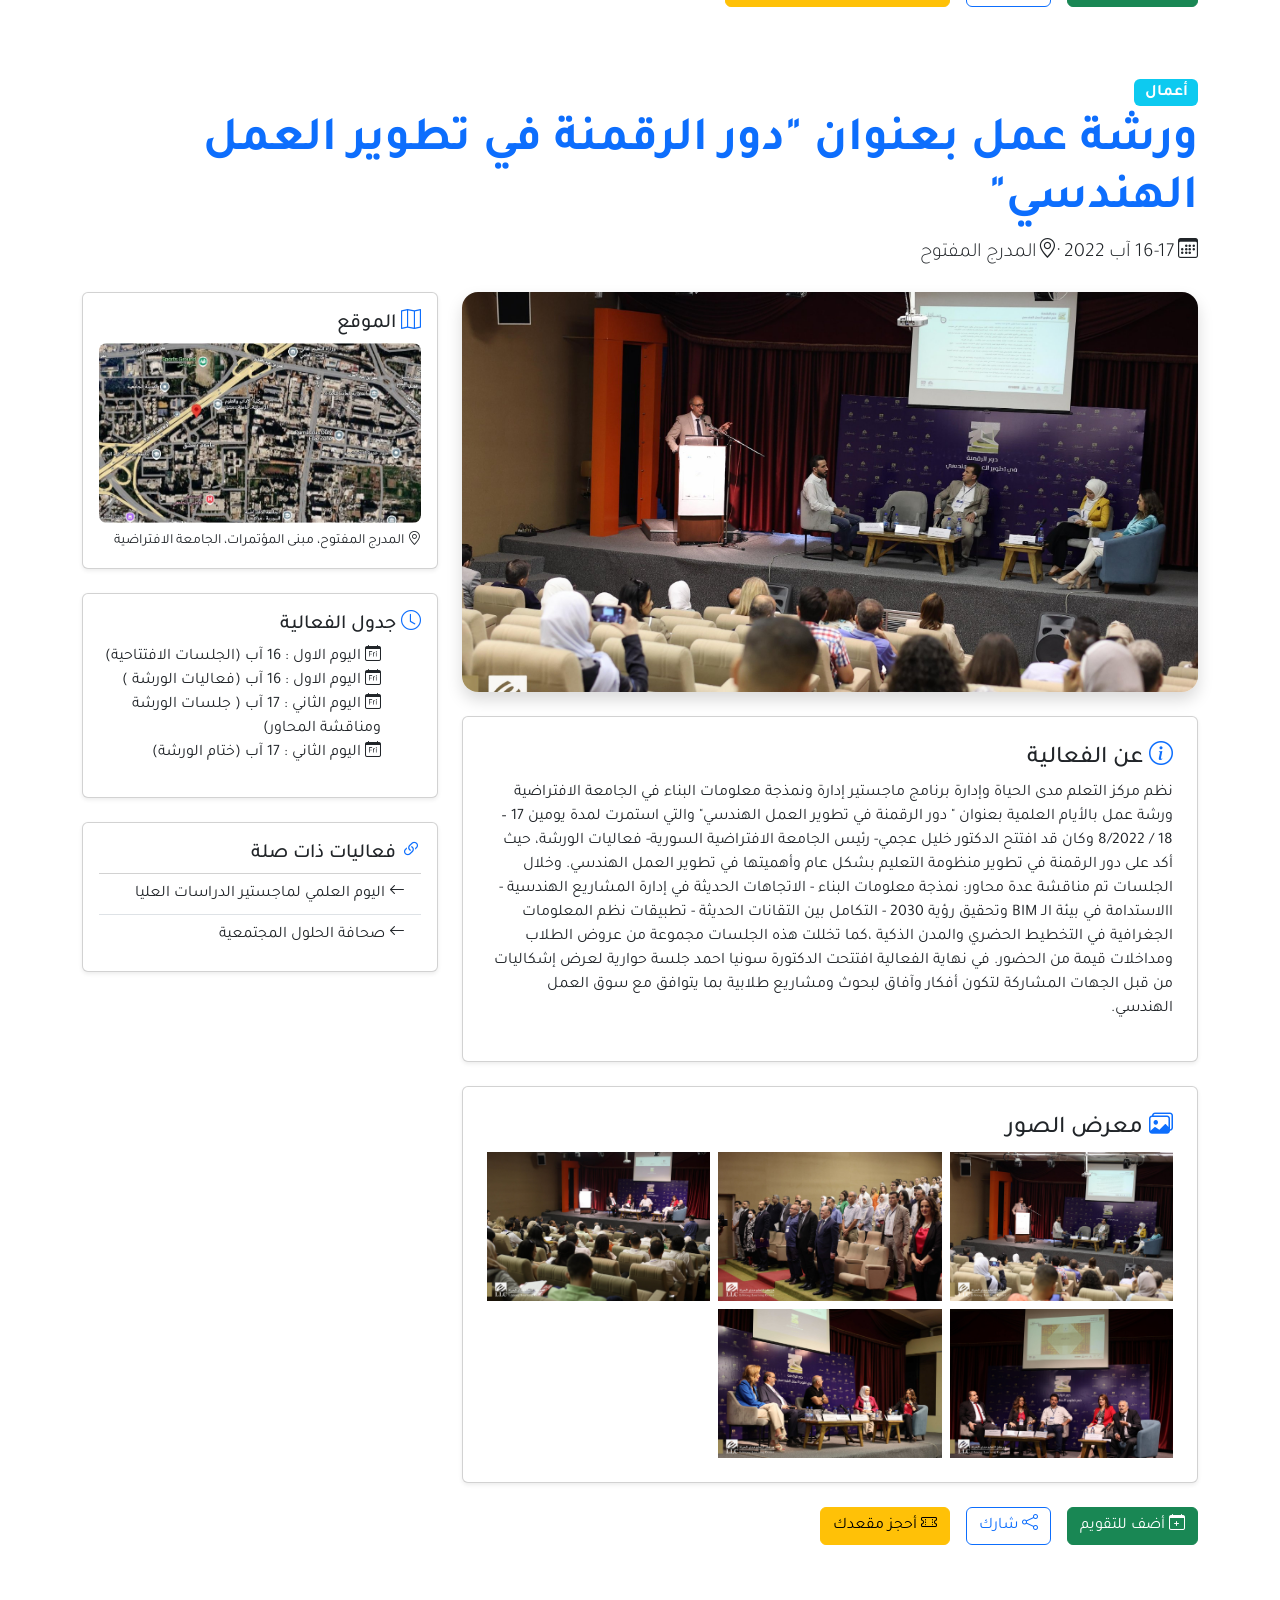
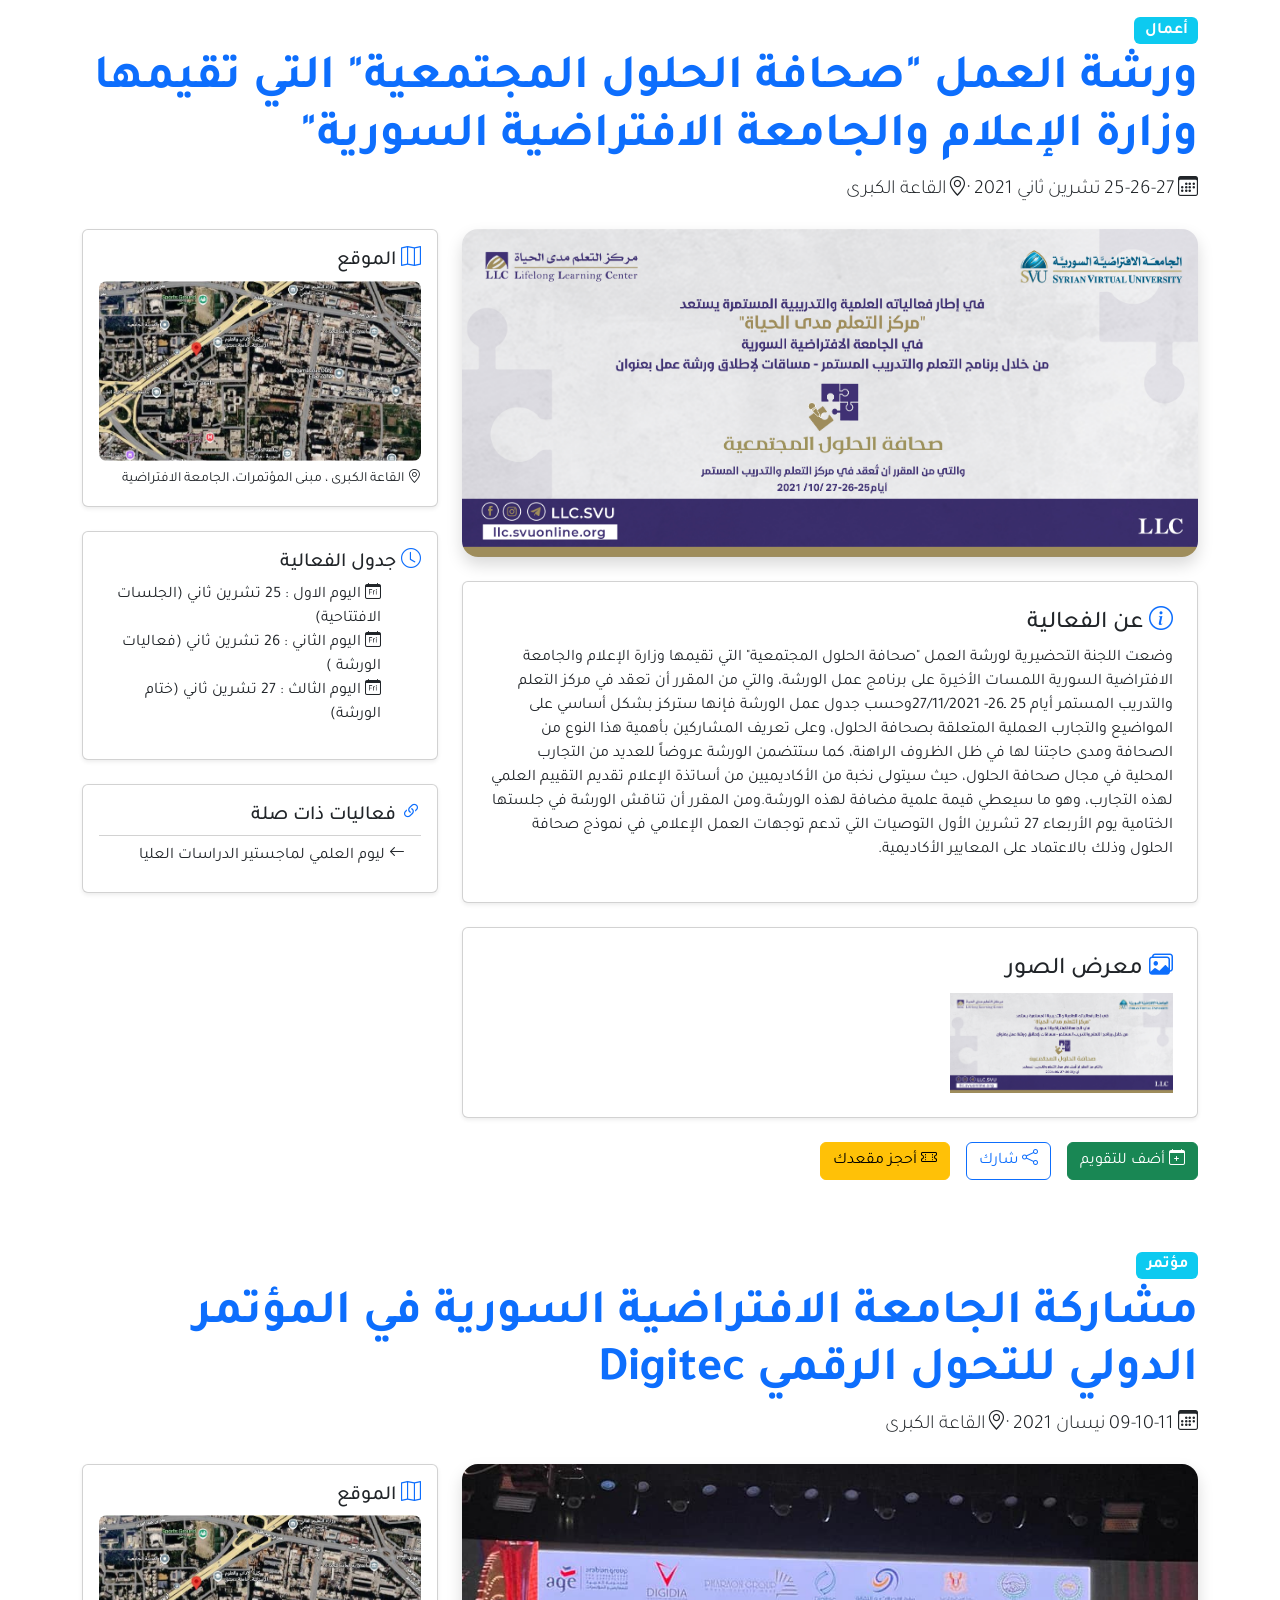
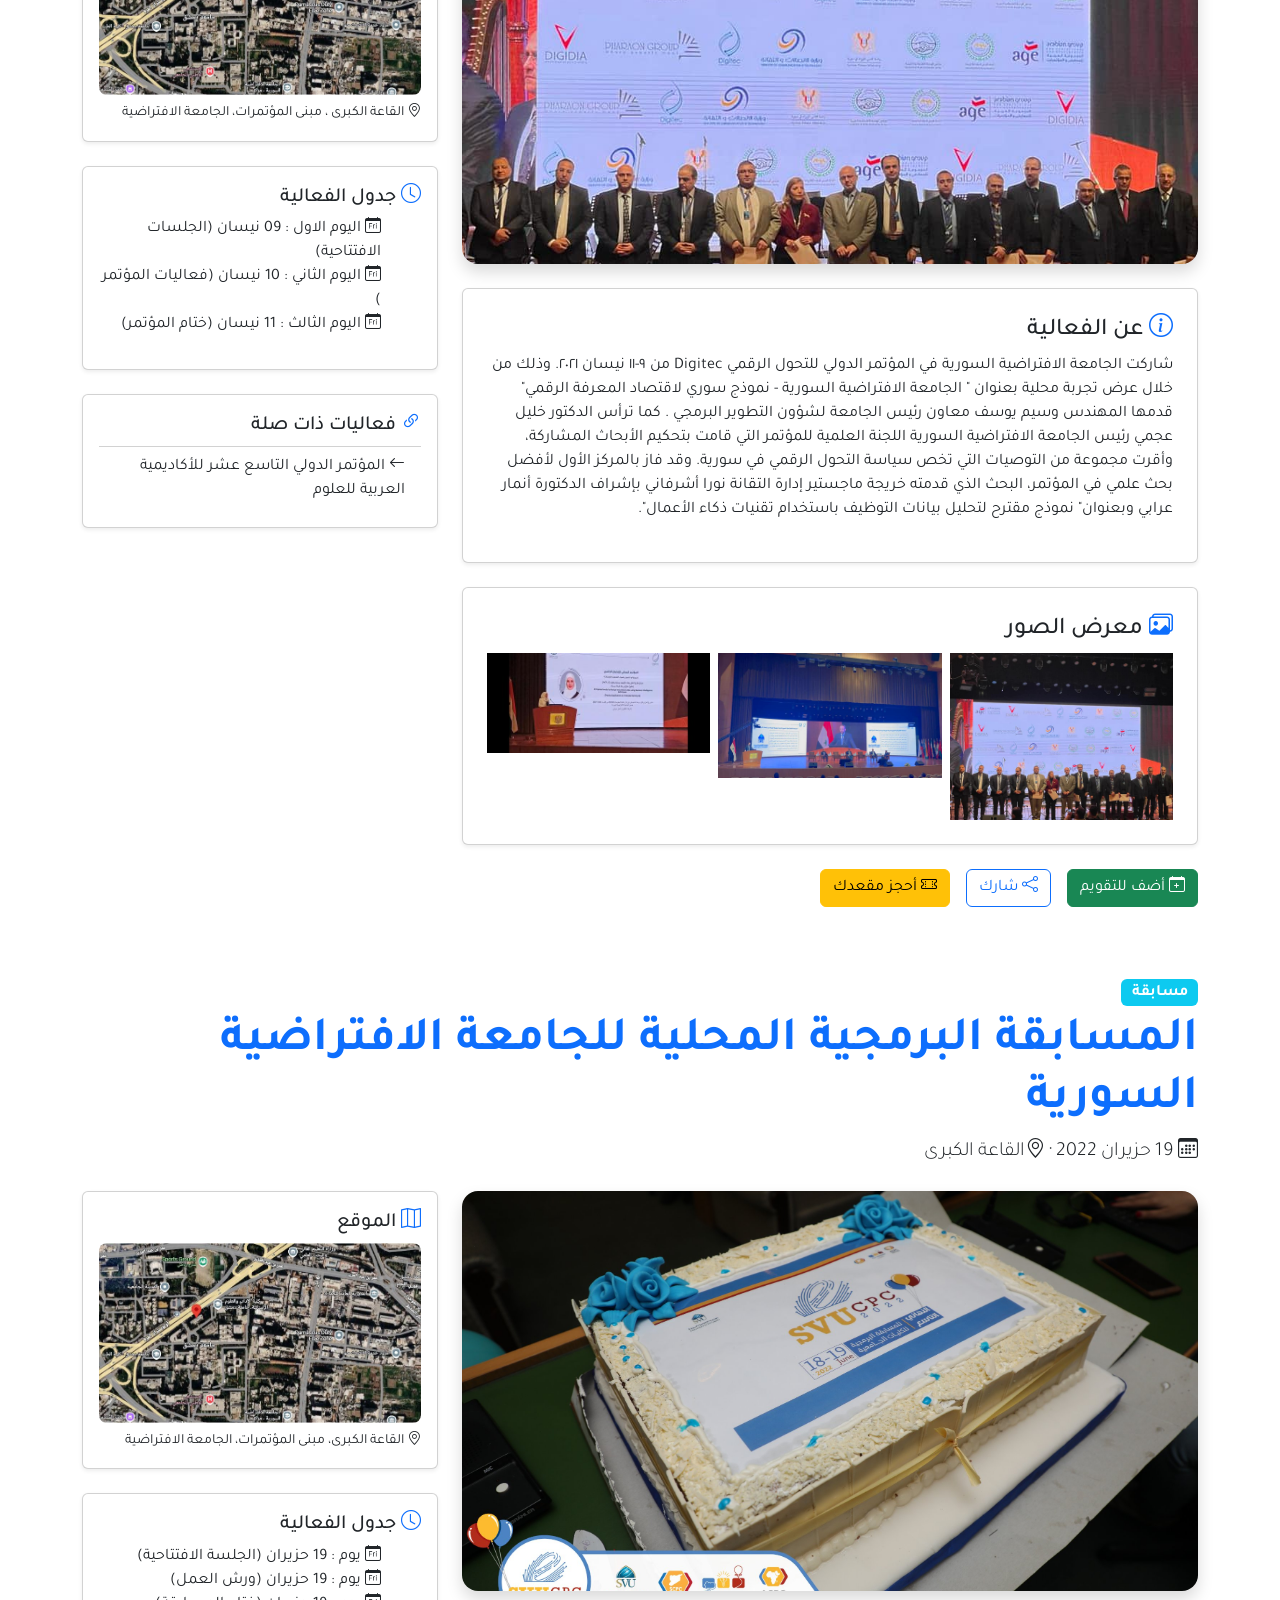
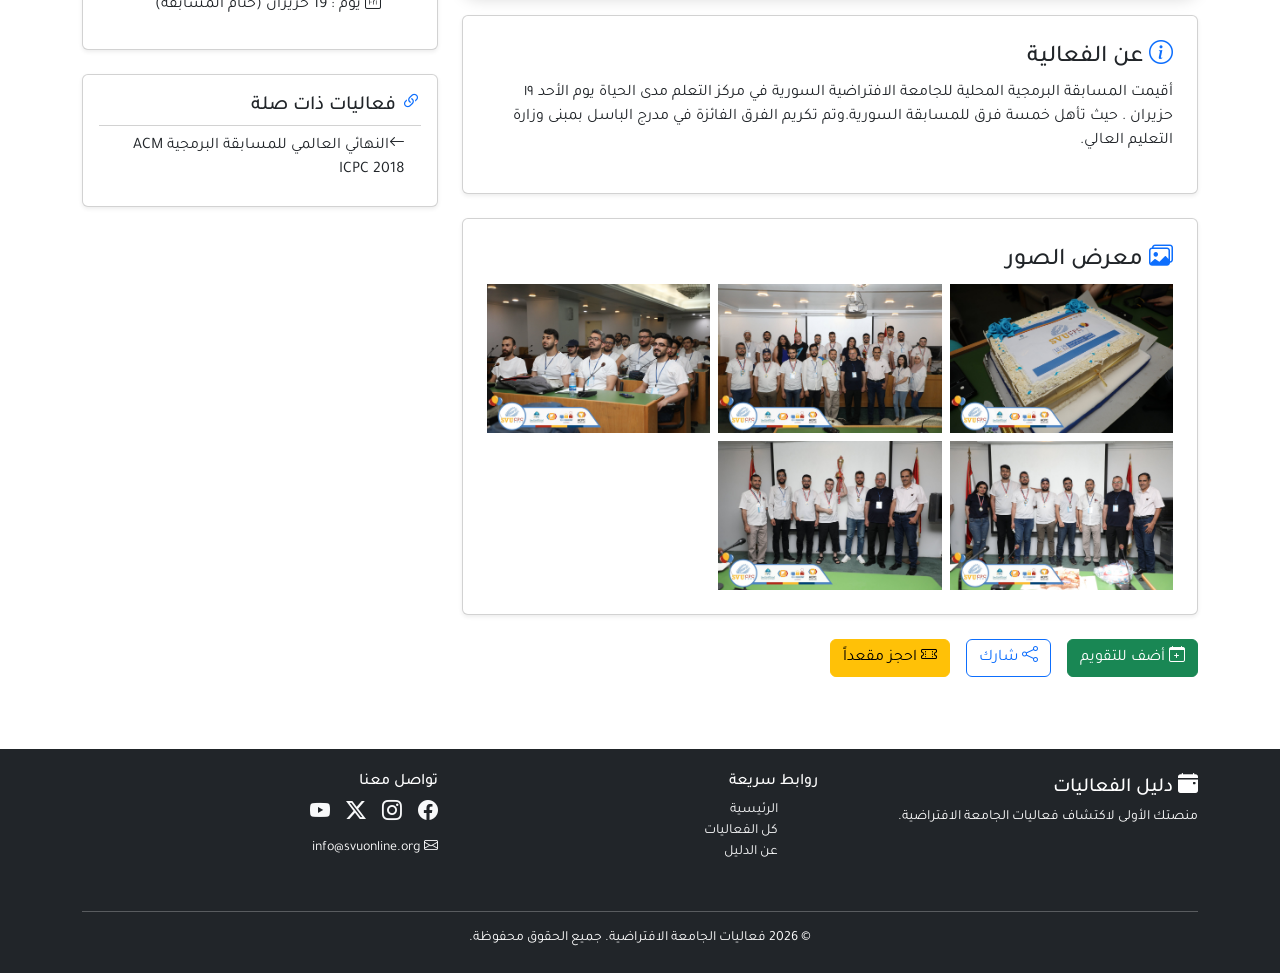
<file: event.html>
<!DOCTYPE html>
<html lang="ar">
<head>
  <meta charset="UTF-8">
  <meta name="viewport" content="width=device-width, initial-scale=1.0">
  <title>تفاصيل الفعالية - دليل فعاليات الجامعة الافتراضية</title>
  <link rel="icon" href="img/logo-2.png" type="image/png">
  <!-- Bootstrap 5 CSS -->
  <link href="https://cdn.jsdelivr.net/npm/bootstrap@5.3.0-alpha3/dist/css/bootstrap.min.css" rel="stylesheet">
  <!-- Bootstrap Icons -->
  <link rel="stylesheet" href="https://cdn.jsdelivr.net/npm/bootstrap-icons@1.11.0/font/bootstrap-icons.css">
  <!-- Google Fonts -->
  <link href="https://fonts.googleapis.com/css2?family=Cairo:wght@300;400;600;700&family=Tajawal:wght@300;400;500;700&display=swap" rel="stylesheet">
  <link
    href="https://cdn.jsdelivr.net/npm/bootstrap@5.3.3/dist/css/bootstrap.min.css"
    rel="stylesheet"
  />
  <!-- Custom Styles -->
  <link rel="stylesheet" href="css/styles.css">
</head>
<body>
  <!-- ===== HEADER / NAVBAR ===== -->
  <header>
    <nav class="navbar navbar-expand-lg navbar-dark bg-primary shadow-sm fixed-top">
      <div class="container">
        <a class="navbar-brand fw-bold" href="index.html">
          <!-- <i class="bi bi-calendar-event-fill me-2"></i> دليل الفعاليات -->
          <img src="img/logo.png" alt="SVU" width="40" class="me-2" />دليل الفعاليات
        </a>
        <button class="navbar-toggler" type="button" data-bs-toggle="collapse" data-bs-target="#mainNav" 
                aria-controls="mainNav" aria-expanded="false" aria-label="تبديل التنقل">
          <span class="navbar-toggler-icon"></span>
        </button>
        <div class="collapse navbar-collapse" id="mainNav">
          <ul class="navbar-nav ms-auto mb-2 mb-lg-0">
            <li class="nav-item"><a class="nav-link" href="index.html">الرئيسية</a></li>
            <li class="nav-item"><a class="nav-link" href="events.html">كل الفعاليات</a></li>
            <li class="nav-item"><a class="nav-link" href="about.html">عن الدليل</a></li>
            <li class="nav-item"><a class="nav-link" href="contact.html">اتصل بنا</a></li>
          </ul>
          <span class="navbar-text text-light-emphasis d-none d-lg-block ms-5">
            <i class="bi bi-geo-alt"></i> SVU | اعبر حدود الزمان والمكان 
          </span>
                  <!-- Dark Mode Toggle -->
          <div class="form-check form-switch text-light ms-5">
            <input class="form-check-input" type="checkbox" id="toggleDarkMode">
            <label class="form-check-label" for="toggleDarkMode">الوضع الليلي</label>
          </div>
        </div>
      </div>
    </nav>
  </header>

  <!-- ===== MAIN CONTENT ===== -->
  <!-- By jalal_434823 & Hiba_450807 & Hussain_442221 & shaza_454550 -->
  <main>
    <!-- فعالية 1  -->
    <div id="event_1" class="container py-4 event-section">
      <!-- عنوان الفعالية -->
      <div class="mb-4">
        <span class="badge bg-info fs-6 mb-2">اليوم العلمي</span>
        <h1 class="display-5 fw-bold text-primary"> اليوم العلمي لماجستير الدراسات العليا في علوم الويب MWS وماجستير الدرسات العليا في علوم الويب والذكاء الصنعي MSAI</h1>
        <p class="lead"><i class="bi bi-calendar3"></i> 06- حزيران 2026 · <i class="bi bi-geo-alt"></i> القاعة الكبرى، الجامعة الافتراضية</p>
      </div>

      <div class="row g-4">
        <!-- العمود الرئيسي -->
        <div class="col-lg-8">
          <!-- صورة رئيسية -->
          <img src="img/event1_1.jpg" class="img-fluid rounded-4 shadow mb-4" alt="اليوم العلمي MWS & MSAI" style="max-height: 400px; width: 100%; object-fit: cover;">

          <!-- الوصف الكامل -->
          <div class="card shadow-sm p-4 mb-4">
            <h4><i class="bi bi-info-circle text-primary"></i> عن الفعالية</h4>
            <p>
              مقتطفات من فعالية اليوم العلمي لماجستير الدراسات العليا في علوم الويب MWS وماجستير الدرسات العليا في علوم الويب والذكاء الصنعي MSAI . 
              شهدت الفعالية حضوراً متميزاً من الطلاب ونخبة من مدرسي البرنامج، حيث تم تسليط الضوء على الآفاق الأكاديمية والمهنية المستقبلية، وتزويد الطلاب بالإرشادات الأساسية لمسيرتهم الدراسية، و لاسيما مسائل رسالة الماجستير ATH (الاختيار- التحضير- المناقشة).
            كل الشكر للدكتور باسل الخطيب ( مدير البرنامج) ، الدكتور حيان السباعي ، الدكتورة سيرا استور و الدكتورمحمد مازن مصطفى على جهودهم المتميزة ومشاركتهم الفعالة في إنجاح فعاليات اليوم العلمي.
            </p>
          </div>

          <!-- معرض صور صغير -->
          <div class="card shadow-sm p-4 mb-4">
            <h4><i class="bi bi-images text-primary"></i> معرض الصور</h4>
            <div class="row g-2">
              <div class="col-4"><img src="img/event1_1.jpg" class="img-fluid gallery-thumb" alt="صورة 1"></div>
              <div class="col-4"><img src="img/event1_2.jpg" class="img-fluid gallery-thumb" alt="صورة 2"></div>
              <div class="col-4"><img src="img/event1_3.jpg" class="img-fluid gallery-thumb" alt="صورة 3"></div>
              <div class="col-4"><img src="img/event1_4.jpg" class="img-fluid gallery-thumb" alt="صورة 4"></div>
              <div class="col-4"><img src="img/event1_5.jpg" class="img-fluid gallery-thumb" alt="صورة 5"></div>
            </div>
          </div>

          <!-- أزرار التفاعل -->
          <div class="d-flex gap-3 mb-4 flex-wrap">
            <button class="btn btn-success" onclick="showCalendarAlert()">
              <i class="bi bi-calendar-plus"></i> أضف للتقويم
            </button>
            <button class="btn btn-outline-primary" onclick="showShareAlert()">
              <i class="bi bi-share"></i> شارك
            </button>
            <button class="btn btn-warning" data-bs-toggle="modal" data-bs-target="#bookingModal">
              <i class="bi bi-ticket-perforated"></i> احجز مقعداً
            </button>
          </div>
        </div>

        <!-- العمود الجانبي -->
        <div class="col-lg-4">
          <!-- خريطة ثابتة بصورة -->
          <div class="card shadow-sm p-3 mb-4">
            <h5><i class="bi bi-map text-primary"></i> الموقع</h5>
            <img src="img/Map.JPG" class="img-fluid rounded-3" alt="خريطة الموقع" style="height: 180px; width: 100%; object-fit: cover; background: #e9ecef;">
            <p class="mt-2 mb-0 small"><i class="bi bi-geo-alt"></i> القاعة الكبرى، مبنى المؤتمرات، الجامعة الافتراضية</p>
          </div>

          <!-- معلومات إضافية -->
          <div class="card shadow-sm p-3 mb-4">
            <h5><i class="bi bi-clock text-primary"></i> جدول الفعالية</h5>
            <ul class="list-unstyled">
              <li><i class="bi bi-calendar-day"></i> اليوم الأول: 06 حزيران (الجلسات الافتتاحية)</li>
              <li><i class="bi bi-calendar-day"></i> اليوم الأول: 06 حزيران (ورش العمل)</li>
              <li><i class="bi bi-calendar-day"></i> اليوم الأول: 06 حزيران (ختام المؤتمر)</li>
            </ul>
          </div>

          <!-- فعاليات ذات صلة -->
          <div class="card shadow-sm p-3">
            <h5><i class="bi bi-link-45deg text-primary"></i> فعاليات ذات صلة</h5>
            <div class="list-group list-group-flush">
              <a href="event.html#event_7" class="list-group-item list-group-item-action">
                <i class="bi bi-arrow-left"></i> صحافة الحلول المجتمعية 
              </a>
            </div>
          </div>
        </div>
      </div>

    <!-- Modal للحجز -->
    <div class="modal fade" id="bookingModal" tabindex="-1" aria-hidden="true">
      <div class="modal-dialog modal-dialog-centered">
        <div class="modal-content">
          <div class="modal-header">
            <h5 class="modal-title"><i class="bi bi-ticket"></i> حجز مقعد</h5>
            <button type="button" class="btn-close" data-bs-dismiss="modal"></button>
          </div>
          <div class="modal-body">
            <p>تم حجز مقعدك بنجاح في <strong>اليوم العلمي لماجستير الدراسات العليا في علوم الويب MWS وماجستير الدرسات العليا في علوم الويب والذكاء الصنعي MSAI</strong>.</p>
            <p class="small text-muted">سيتم إرسال تأكيد الحجز إلى بريدك الإلكتروني.</p>
          </div>
          <div class="modal-footer">
            <button type="button" class="btn btn-primary" data-bs-dismiss="modal">حسنًا</button>
          </div>
        </div>
      </div>
    </div>

    </div>
    <!-- //--// -->


    <!-- فعالية 2  -->
    <div id="event_2" class="container py-4 event-section">
      <!-- عنوان الفعالية -->
      <div class="mb-4">
        <span class="badge bg-info fs-6 mb-2">مسابقة</span>
        <h1 class="display-5 fw-bold text-primary">النهائي العالمي للمسابقة البرمجية ACM ICPC 2018</h1>
        <p class="lead"><i class="bi bi-calendar3"></i>  26 نيسان 2018 · <i class="bi bi-geo-alt"></i>  خارج الجامعة - الصين</p>
      </div>

      <div class="row g-4">
        <!-- العمود الرئيسي -->
        <div class="col-lg-8">
          <!-- صورة رئيسية -->
          <img src="img/event2_1.jpg" class="img-fluid rounded-4 shadow mb-4" alt="النهائي العالمي للمسابقة البرمجية " style="max-height: 400px; width: 100%; object-fit: cover;">

          <!-- الوصف الكامل -->
          <div class="card shadow-sm p-4 mb-4">
            <h4><i class="bi bi-info-circle text-primary"></i> عن الفعالية</h4>
            <p>شاركت خمسة فرق من جامعات دمشق، وتشرين، والبعث، والمعهد العالي للعلوم التطبيقية والتكنولوجيا (الهايست) في النهائي العالمي الثاني والأربعون للمسابقة البرمجية الجامعية الذي أقيم في العاصمة الصينية بكين في الفترة بين 15 و 20 نيسان 2018. وحققت الفرق السورية نتائج متميزة ضمن منافسةٍ شديدةٍ ضمت نخبة المبرمجين من أفضل الجامعات العالمية، حيث تصدر فريق جامعة دمشق الفرق السورية بعد أن نجح في حل 4 مسائل وتلته على التوالي فرق جامعة البعث والهايست وجامعة تشرين بـ 3 مسائل  في حين قام الفريق الثاني من جامعة البعث بحل مسألتين. وقد نالت جميع الفرق السورية شهادات تقدير تظراً لأدائها المتميز.</p>
          </div>

          <!-- معرض صور صغير -->
          <div class="card shadow-sm p-4 mb-4">
            <h4><i class="bi bi-images text-primary"></i> معرض الصور</h4>
            <div class="row g-2">
              <div class="col-4"><img src="img/event2_1.jpg" class="img-fluid gallery-thumb" alt="صورة 1"></div>
              <div class="col-4"><img src="img/event2_2.jpg" class="img-fluid gallery-thumb" alt="صورة 2"></div>
              <div class="col-4"><img src="img/event2_3.jpg" class="img-fluid gallery-thumb" alt="صورة 3"></div>
              <div class="col-4"><img src="img/event2_4.jpg" class="img-fluid gallery-thumb" alt="صورة 4"></div>
              <div class="col-4"><img src="img/event2_5.jpg" class="img-fluid gallery-thumb" alt="صورة 5"></div>
              <div class="col-4"><img src="img/event2_6.jpg" class="img-fluid gallery-thumb" alt="صورة 6"></div>
            </div>
          </div>

          <!-- أزرار التفاعل -->
          <div class="d-flex gap-3 mb-4 flex-wrap">
            <button class="btn btn-success" onclick="showCalendarAlert()">
              <i class="bi bi-calendar-plus"></i> أضف للتقويم
            </button>
            <button class="btn btn-outline-primary" onclick="showShareAlert()">
              <i class="bi bi-share"></i> شارك
            </button>
            <button class="btn btn-warning" data-bs-toggle="modal" data-bs-target="#bookingModal2">
              <i class="bi bi-ticket-perforated"></i> احجز مقعداً
            </button>
          </div>
        </div>

        <!-- العمود الجانبي -->
        <div class="col-lg-4">
          <!-- خريطة ثابتة بصورة -->
          <div class="card shadow-sm p-3 mb-4">
            <h5><i class="bi bi-map text-primary"></i> الموقع</h5>
            <img src="img/Map.JPG" class="img-fluid rounded-3" alt="خريطة الموقع" style="height: 180px; width: 100%; object-fit: cover; background: #e9ecef;">
            <p class="mt-2 mb-0 small"><i class="bi bi-geo-alt"></i> خارج الجامعة</p>
          </div>

          <!-- معلومات إضافية -->
          <div class="card shadow-sm p-3 mb-4">
            <h5><i class="bi bi-clock text-primary"></i> جدول الفعالية</h5>
            <ul class="list-unstyled">
              <li><i class="bi bi-calendar-day"></i> اليوم الأول: 15 نيسان (الجلسات الافتتاحية)</li>
              <li><i class="bi bi-calendar-day"></i> اليوم الأول: 16-19 نيسان (ورش العمل)</li>
              <li><i class="bi bi-calendar-day"></i> اليوم الأول: 20 نيسان (ختام المسابقة)</li>
            </ul>
          </div>

          <!-- فعاليات ذات صلة -->
          <div class="card shadow-sm p-3">
            <h5><i class="bi bi-link-45deg text-primary"></i> فعاليات ذات صلة</h5>
            <div class="list-group list-group-flush">
              <a href="event.html#event_9" class="list-group-item list-group-item-action">
                <i class="bi bi-arrow-left"></i> المسابقة البرمجية المحلية للجامعة الافتراضية السورية
              </a>
              </a>
            </div>
          </div>
        </div>
      </div>

    <!-- Modal للحجز -->
    <div class="modal fade" id="bookingModal2" tabindex="-1" aria-hidden="true">
      <div class="modal-dialog modal-dialog-centered">
        <div class="modal-content">
          <div class="modal-header">
            <h5 class="modal-title"><i class="bi bi-ticket"></i> حجز مقعد</h5>
            <button type="button" class="btn-close" data-bs-dismiss="modal"></button>
          </div>
          <div class="modal-body">
            <p>تم حجز مقعدك بنجاح في <strong>النهائي العالمي للمسابقة البرمجية ACM ICPC 2018</strong>.</p>
            <p class="small text-muted">سيتم إرسال تأكيد الحجز إلى بريدك الإلكتروني.</p>
          </div>
          <div class="modal-footer">
            <button type="button" class="btn btn-primary" data-bs-dismiss="modal">حسنًا</button>
          </div>
        </div>
      </div>
    </div>

    </div>
    <!-- //--// -->

    <!-- فعالية 3  -->
    <div id="event_3" class="container py-4 event-section">
      <!-- عنوان الفعالية -->
      <div class="mb-4">
        <span class="badge bg-info fs-6 mb-2">مؤتمر</span>
        <h1 class="display-5 fw-bold text-primary">المؤتمر الدولي التاسع عشر للأكاديمية العربية للعلوم</h1>
        <p class="lead"><i class="bi bi-calendar3"></i>  18 تشرين ثاني 2021 · <i class="bi bi-geo-alt"> المدرج المفتوح</i></p>
      </div>

      <div class="row g-4">
        <!-- العمود الرئيسي -->
        <div class="col-lg-8">
          <!-- صورة رئيسية -->
          <img src="img/event3_1.jpg" class="img-fluid rounded-4 shadow mb-4" alt="المؤتمر الدولي التاسع عشر للأكاديمية العربية للعلوم" style="max-height: 400px; width: 100%; object-fit: cover;">

          <!-- الوصف الكامل -->
          <div class="card shadow-sm p-4 mb-4">
            <h4><i class="bi bi-info-circle text-primary"></i> عن الفعالية</h4>
            <p>تشارك الدكتورة ميسون دشاش مديرة ماجستير التأهيل والتخصص في التعليم الطبي في الجامعة الافتراضية السورية في المؤتمر الدولي التاسع عشر للأكاديمية العربية للعلوم حول التعليم العالي في الوطن العربي: أولويات جديدة في عصر ما بعد COVID-19 الذي سيقام في 24و 25 تشرين الثاني 2021.
                  عنوان المشاركة: " تحقيق الهدفين الثالث والرابع للتنمية المستدامة ما بعد أزمة COVID-19 : برنامج التعليم الطبي في الجامعة الافتراضية السورية"
                  Achieving the Sustainable Development Goals 3 and 4 Post COVID-19 Crisis: The Medical Education Program at the Syrian Virtual Universityحيث تعتبر خطوة باتجاه ترسيخ المسار الصحيح للتعليم الطبي الافتراضي الذي خطته الجامعة الافتراضية السورية في الجمهورية العربية السورية في السنوات الأخيرة والنهج الذي تبعه برنامج التعليم الطبي لتحقيق هدفي التنمية المستدامة الثالث والرابع خلال أزمة كوفيد 19 .</p>
          </div>

          <!-- معرض صور صغير -->
          <div class="card shadow-sm p-4 mb-4">
            <h4><i class="bi bi-images text-primary"></i> معرض الصور</h4>
            <div class="row g-2">
              <div class="col-4"><img src="img/event3_1.jpg" class="img-fluid gallery-thumb" alt="صورة 1"></div>
              <div class="col-4"><img src="img/event3_2.jpg" class="img-fluid gallery-thumb" alt="صورة 2"></div>
              <div class="col-4"><img src="img/event3_3.jpg" class="img-fluid gallery-thumb" alt="صورة 3"></div>
            </div>
          </div>

          <!-- أزرار التفاعل -->
          <div class="d-flex gap-3 mb-4 flex-wrap">
            <button class="btn btn-success" onclick="showCalendarAlert()">
              <i class="bi bi-calendar-plus"></i> أضف للتقويم
            </button>
            <button class="btn btn-outline-primary" onclick="showShareAlert()">
              <i class="bi bi-share"></i> شارك
            </button>
            <button class="btn btn-warning" data-bs-toggle="modal" data-bs-target="#bookingModa3">
              <i class="bi bi-ticket-perforated"></i> احجز مقعداً
            </button>
          </div>
        </div>

        <!-- العمود الجانبي -->
        <div class="col-lg-4">
          <!-- خريطة ثابتة بصورة -->
          <div class="card shadow-sm p-3 mb-4">
            <h5><i class="bi bi-map text-primary"></i> الموقع</h5>
            <img src="img/Map.JPG" class="img-fluid rounded-3" alt="خريطة الموقع" style="height: 180px; width: 100%; object-fit: cover; background: #e9ecef;">
            <p class="mt-2 mb-0 small"><i class="bi bi-geo-alt"></i>  المدرج المفتوح، مبنى المؤتمرات، الجامعة الافتراضية</p>
          </div>

          <!-- معلومات إضافية -->
          <div class="card shadow-sm p-3 mb-4">
            <h5><i class="bi bi-clock text-primary"></i> جدول الفعالية</h5>
            <ul class="list-unstyled">
              <li><i class="bi bi-calendar-day"></i> يوم : 25 تشرين الثاني (الجلسات الافتتاحية)</li>
              <li><i class="bi bi-calendar-day"></i> يوم : 25 تشرين الثاني (فعاليات المؤتمر )</li>
              <li><i class="bi bi-calendar-day"></i> يوم : 25 تشرين الثاني  (ختام المؤتمر)</li>
            </ul>
          </div>

          <!-- فعاليات ذات صلة -->
          <div class="card shadow-sm p-3">
            <h5><i class="bi bi-link-45deg text-primary"></i> فعاليات ذات صلة</h5>
            <div class="list-group list-group-flush">
              <a href="event.html#event_8" class="list-group-item list-group-item-action">
                <i class="bi bi-arrow-left"></i>  المؤتمر الدولي للتحول الرقمي Digitec
              </a>
            </div>
          </div>
        </div>
      </div>

    <!-- Modal للحجز -->
    <div class="modal fade" id="bookingModa3" tabindex="-1" aria-hidden="true">
      <div class="modal-dialog modal-dialog-centered">
        <div class="modal-content">
          <div class="modal-header">
            <h5 class="modal-title"><i class="bi bi-ticket"></i> حجز مقعد</h5>
            <button type="button" class="btn-close" data-bs-dismiss="modal"></button>
          </div>
          <div class="modal-body">
            <p>تم حجز مقعدك بنجاح في <strong> المؤتمر الدولي التاسع عشر للأكاديمية العربية للعلوم حول التعليم العالي في الوطن العربي</strong>.</p>
            <p class="small text-muted">سيتم إرسال تأكيد الحجز إلى بريدك الإلكتروني.</p>
          </div>
          <div class="modal-footer">
            <button type="button" class="btn btn-primary" data-bs-dismiss="modal">حسنًا</button>
          </div>
        </div>
      </div>
    </div>

    </div>
    <!-- //--// -->


    <!-- فعالية 4  -->
    <div id="event_4" class="container py-4 event-section">
      <!-- عنوان الفعالية -->
      <div class="mb-4">
        <span class="badge bg-info fs-6 mb-2">تقنية</span>
        <h1 class="display-5 fw-bold text-primary">تطبيق الجوال لحضور الجلسات المتزامنة والمسجلة</h1>
        <p class="lead"><i class="bi bi-calendar3"></i>  01 نيسان  2026 · <i class="bi bi-geo-alt"></i>مختبر الحاسوب</p>
      </div>

      <div class="row g-4">
        <!-- العمود الرئيسي -->
        <div class="col-lg-8">
          <!-- صورة رئيسية -->
          <img src="img/event4_1.jpg" class="img-fluid rounded-4 shadow mb-4" alt="تطبيق الجوال لحضور الجلسات المتزامنة والمسجلة" style="max-height: 400px; width: 100%; object-fit: cover;">

          <!-- الوصف الكامل -->
          <div class="card shadow-sm p-4 mb-4">
            <h4><i class="bi bi-info-circle text-primary"></i> عن الفعالية</h4>
            <p>
              تطلق الجامعة الإصدار التجريبي المجاني لتطبيقها الخاص لحضور الجلسات المتزامنة والمسجلة على كافة الأجهزة المحمولة العاملة بأنظمة Android أو IOS.يمكنكم الحصول على النسخة العاملة بأنظمة IOS الإصدار ١٦ وما بعد، من خلال المتجر الرسمي بالبحث عن الاسم: الجامعة الافتراضية السورية SVU
            </p>
          </div>

          <!-- معرض صور صغير -->
          <div class="card shadow-sm p-4 mb-4">
            <h4><i class="bi bi-images text-primary"></i> معرض الصور</h4>
            <div class="row g-2">
              <div class="col-4"><img src="img/event4_2.jpg" class="img-fluid gallery-thumb" alt="صورة 2"></div>
              <div class="col-4"><img src="img/event4_5.jpg" class="img-fluid gallery-thumb" alt="صورة 3"></div>
              <div class="col-4"><img src="img/event4_6.jpg" class="img-fluid gallery-thumb" alt="صورة 5"></div>
              <div class="col-4"><img src="img/event4_7.jpg" class="img-fluid gallery-thumb" alt="صورة 6"></div>
              <div class="col-4"><img src="img/event4_8.jpg" class="img-fluid gallery-thumb" alt="صورة 6"></div>
              <div class="col-4"><img src="img/event4_9.jpg" class="img-fluid gallery-thumb" alt="صورة 6"></div>
              <div class="col-4"><img src="img/event4_10.jpg" class="img-fluid gallery-thumb" alt="صورة 6"></div>
              <div class="col-4"><img src="img/event4_1.jpg" class="img-fluid gallery-thumb" alt="صورة 1"></div>
              <div class="col-4"><img src="img/event4_4.jpg" class="img-fluid gallery-thumb" alt="صورة 4"></div>
            </div>
          </div>

          <!-- أزرار التفاعل -->
          <div class="d-flex gap-3 mb-4 flex-wrap">
            <button class="btn btn-success" onclick="showCalendarAlert()">
              <i class="bi bi-calendar-plus"></i> أضف للتقويم
            </button>
            <button class="btn btn-outline-primary" onclick="showShareAlert()">
              <i class="bi bi-share"></i> شارك
            </button>
            <button class="btn btn-warning" data-bs-toggle="modal" data-bs-target="#bookingModa4">
              <i class="bi bi-ticket-perforated"></i> تحميل مباشر 
            </button>
          </div>
        </div>

        <!-- العمود الجانبي -->
        <div class="col-lg-4">
          <!-- خريطة ثابتة بصورة -->
          <div class="card shadow-sm p-3 mb-4">
            <h5><i class="bi bi-map text-primary"></i> الموقع</h5>
            <img src="img/Map.JPG" class="img-fluid rounded-3" alt="خريطة الموقع" style="height: 180px; width: 100%; object-fit: cover; background: #e9ecef;">
            <p class="mt-2 mb-0 small"><i class="bi bi-geo-alt"></i> مختبر الحاسوب ، مبنى المؤتمرات، الجامعة الافتراضية</p>
          </div>

          <!-- معلومات إضافية -->
          <div class="card shadow-sm p-3 mb-4">
            <h5><i class="bi bi-clock text-primary"></i> جدول الفعالية</h5>
            <ul class="list-unstyled">
              <li><i class="bi bi-calendar-day"></i> يوم : 01  نيسان ( رفع التطبيق على المخدمات)</li>
              <li><i class="bi bi-calendar-day"></i> يوم : 01  نيسان (اتاحة التطبيق على المتاجر اللكترونية)</li>
              <li><i class="bi bi-calendar-day"></i> يوم :01 نيسان  (اتاحة التطبيق للاستخدام )</li>
            </ul>
          </div>

          <!-- فعاليات ذات صلة -->
          <div class="card shadow-sm p-3">
            <h5><i class="bi bi-link-45deg text-primary"></i> فعاليات ذات صلة</h5>
            <div class="list-group list-group-flush">
              <a href="event.html#event_4" class="list-group-item list-group-item-action">
                <i class="bi bi-arrow-left"></i> تطبيق الجوال لحضور الجلسات المتزامنة والمسجلة
              </a>
            </div>
          </div>
        </div>
      </div>

    <!-- Modal للحجز -->
    <div class="modal fade" id="bookingModa4" tabindex="-1" aria-hidden="true">
      <div class="modal-dialog modal-dialog-centered">
        <div class="modal-content">
          <div class="modal-header">
            <h5 class="modal-title"><i class="bi bi-ticket"></i> تحميل مباشر </h5>
            <button type="button" class="btn-close" data-bs-dismiss="modal"></button>
          </div>
          <div class="modal-body">
            <p>أضغط على الرابط المباشر للتحميل<strong> <a href="https://apps.apple.com/us/app/svu/id6761172011">https://apps.apple.com/us/app/svu/id6761172011</a></strong>.
            <div class="col-4"><img src="img/event4_3.jpg" class="img-fluid gallery-thumb" alt="صورة 2"></div>

            </p>
            <p class="small text-muted">أمسح الكود للتحميل المباشر
              
            </p>
          </div>
          <div class="modal-footer">
            <button type="button" class="btn btn-primary" data-bs-dismiss="modal">حسنًا</button>
          </div>
        </div>
      </div>
    </div>

    </div>
    <!-- //--// -->
    
    <!-- فعالية 5  -->
    <div id="event_5" class="container py-4 event-section">
      <!-- عنوان الفعالية -->
      <div class="mb-4">
        <span class="badge bg-info fs-6 mb-2">تدريب</span>
        <h1 class="display-5 fw-bold text-primary">دورة تدريبية على البرنامج الإحصائي SPSS</h1>
        <p class="lead"><i class="bi bi-calendar3"></i>متاح دائما<i class="bi bi-geo-alt"></i>مختبر الحاسوب</p>
      </div>

      <div class="row g-4">
        <!-- العمود الرئيسي -->
        <div class="col-lg-8">
          <!-- صورة رئيسية -->
          <img src="img/event5_1.jpg" class="img-fluid rounded-4 shadow mb-4" alt="SPSS  " style="max-height: 400px; width: 100%; object-fit: cover;">

          <!-- الوصف الكامل -->
          <div class="card shadow-sm p-4 mb-4">
            <h4><i class="bi bi-info-circle text-primary"></i> عن الفعالية</h4>
            <p>دورة تدريبية على البرنامج الإحصائي SPSS  لطلاب الدراسات العليا في كلية الطب البشري - قسم أمراض العين وجراحتها في جامعة دمشق، بإشراف الأستاذ الدكتور محمد الخضر.</p>
          </div>

          <!-- معرض صور صغير -->
          <div class="card shadow-sm p-4 mb-4">
            <h4><i class="bi bi-images text-primary"></i> معرض الصور</h4>
            <div class="row g-2">
              <div class="col-4"><img src="img/event5_1.jpg" class="img-fluid gallery-thumb" alt="صورة 1"></div>
            </div>
          </div>

          <!-- أزرار التفاعل -->
          <div class="d-flex gap-3 mb-4 flex-wrap">
            <button class="btn btn-success" onclick="showCalendarAlert()">
              <i class="bi bi-calendar-plus"></i> أضف للتقويم
            </button>
            <button class="btn btn-outline-primary" onclick="showShareAlert()">
              <i class="bi bi-share"></i> شارك
            </button>
            <button class="btn btn-warning" data-bs-toggle="modal" data-bs-target="#bookingModa5">
              <i class="bi bi-ticket-perforated"></i> الحصول على الدورة التدريبية
            </button>
          </div>
        </div>

        <!-- العمود الجانبي -->
        <div class="col-lg-4">
          <!-- خريطة ثابتة بصورة -->
          <div class="card shadow-sm p-3 mb-4">
            <h5><i class="bi bi-map text-primary"></i> الموقع</h5>
            <img src="img/Map.JPG" class="img-fluid rounded-3" alt="خريطة الموقع" style="height: 180px; width: 100%; object-fit: cover; background: #e9ecef;">
            <p class="mt-2 mb-0 small"><i class="bi bi-geo-alt"></i> مختبر الحاسوب، مبنى المؤتمرات، الجامعة الافتراضية</p>
          </div>

          <!-- معلومات إضافية -->
          <div class="card shadow-sm p-3 mb-4">
            <h5><i class="bi bi-clock text-primary"></i> جدول الفعالية</h5>
            <ul class="list-unstyled">
              <li><i class="bi bi-calendar-day"></i>1- مقدمة في الطرائق الكمية</li>
              <li><i class="bi bi-calendar-day"></i>2- الإحصاءات الوصفية وشروط الاختبارات</li>
              <li><i class="bi bi-calendar-day"></i>3- الارتباط</li>
              <li><i class="bi bi-calendar-day"></i>4- الاختبارات المعلمية: الانحدار الخطي</li>
              <li><i class="bi bi-calendar-day"></i>5-الاختبارات اللامعلمية</li>
              <li><i class="bi bi-calendar-day"></i>6-الانحدار اللوجستي الثنائي والمتعدد</li>
              <li><i class="bi bi-calendar-day"></i>7- التجارب واختباراتها الإحصائية: التصميم العاملي والمربع اللاتيني</li>
            </ul>
          </div>

          <!-- فعاليات ذات صلة -->
          <div class="card shadow-sm p-3">
            <h5><i class="bi bi-link-45deg text-primary"></i> فعاليات ذات صلة</h5>
            <div class="list-group list-group-flush">
              <a href="event.html#event_5" class="list-group-item list-group-item-action">
                <i class="bi bi-arrow-left"></i> دورة تدريبية على البرنامج الإحصائي SPSS
              </a>
            </div>
          </div>
        </div>
      </div>

    <!-- Modal للحجز -->
    <div class="modal fade" id="bookingModa5" tabindex="-1" aria-hidden="true">
      <div class="modal-dialog modal-dialog-centered">
        <div class="modal-content">
          <div class="modal-header">
            <h5 class="modal-title"><i class="bi bi-ticket"></i>الحصول على راابط الدورة التدريبية</h5>
            <button type="button" class="btn-close" data-bs-dismiss="modal"></button>
          </div>
          <div class="modal-body">
            <p>سوف يتم التحويل عند الضغط على الرابط<strong> <a href="https://pedia.svuonline.org/course/index.php?categoryid=17&lang=ar">https://pedia.svuonline.org/course/index.php?categoryid=17&lang=ar</a></strong></p>
            <p class="small text-muted">سيتم إرسال تفاصيل الدورة إلى بريدك الإلكتروني.</p>
          </div>
          <div class="modal-footer">
            <button type="button" class="btn btn-primary" data-bs-dismiss="modal">حسنًا</button>
          </div>
        </div>
      </div>
    </div>

    </div>
    <!-- //--// -->

    <!-- فعالية 6  -->
    <div id="event_6" class="container py-4 event-section">
      <!-- عنوان الفعالية -->
      <div class="mb-4">
        <span class="badge bg-info fs-6 mb-2">أعمال</span>
        <h1 class="display-5 fw-bold text-primary">ورشة عمل بعنوان "دور الرقمنة في تطوير العمل الهندسي"</h1>
        <p class="lead"><i class="bi bi-calendar3"></i> 16-17 آب 2022 ·<i class="bi bi-geo-alt"></i>المدرج المفتوح</p>
      </div>

      <div class="row g-4">
        <!-- العمود الرئيسي -->
        <div class="col-lg-8">
          <!-- صورة رئيسية -->
          <img src="img/event6_1.jpg" class="img-fluid rounded-4 shadow mb-4" alt="SPSS  " style="max-height: 400px; width: 100%; object-fit: cover;">

          <!-- الوصف الكامل -->
          <div class="card shadow-sm p-4 mb-4">
            <h4><i class="bi bi-info-circle text-primary"></i> عن الفعالية</h4>
            <p>نظم مركز التعلم مدى الحياة وإدارة برنامج ماجستير إدارة ونمذجة معلومات البناء في الجامعة الافتراضية ورشة عمل بالأيام العلمية بعنوان " دور الرقمنة في تطوير العمل الهندسي" والتي استمرت لمدة يومين 17 – 18 / 8/2022
                وكان قد افتتح الدكتور خليل عجمي- رئيس الجامعة الافتراضية السورية- فعاليات الورشة، حيث أكد على دور الرقمنة في تطوير منظومة التعليم بشكل عام وأهميتها في تطوير العمل الهندسي.
                  وخلال الجلسات تم مناقشة عدة محاور: نمذجة معلومات البناء - الاتجاهات الحديثة في إدارة المشاريع الهندسية -  االاستدامة في بيئة الـ BIM وتحقيق رؤية 2030 - التكامل بين التقانات الحديثة - تطبيقات نظم المعلومات الجغرافية في التخطيط الحضري والمدن الذكية ،كما تخللت هذه الجلسات مجموعة من عروض الطلاب ومداخلات قيمة من الحضور.
                في نهاية الفعالية افتتحت الدكتورة سونيا احمد جلسة حوارية لعرض إشكاليات من قبل الجهات المشاركة لتكون أفكار وآفاق لبحوث ومشاريع طلابية بما يتوافق مع سوق العمل الهندسي.</p>
          </div>

          <!-- معرض صور صغير -->
          <div class="card shadow-sm p-4 mb-4">
            <h4><i class="bi bi-images text-primary"></i> معرض الصور</h4>
            <div class="row g-2">
              <div class="col-4"><img src="img/event6_1.jpg" class="img-fluid gallery-thumb" alt="صورة 1"></div>
              <div class="col-4"><img src="img/event6_2.jpg" class="img-fluid gallery-thumb" alt="صورة 2"></div>
              <div class="col-4"><img src="img/event6_3.jpg" class="img-fluid gallery-thumb" alt="صورة 3"></div>
              <div class="col-4"><img src="img/event6_4.jpg" class="img-fluid gallery-thumb" alt="صورة 4"></div>
              <div class="col-4"><img src="img/event6_5.jpg" class="img-fluid gallery-thumb" alt="صورة 5"></div>
            </div>
          </div>

          <!-- أزرار التفاعل -->
          <div class="d-flex gap-3 mb-4 flex-wrap">
            <button class="btn btn-success" onclick="showCalendarAlert()">
              <i class="bi bi-calendar-plus"></i> أضف للتقويم
            </button>
            <button class="btn btn-outline-primary" onclick="showShareAlert()">
              <i class="bi bi-share"></i> شارك
            </button>
            <button class="btn btn-warning" data-bs-toggle="modal" data-bs-target="#bookingModa6">
              <i class="bi bi-ticket-perforated"></i> أحجز مقعدك
            </button>
          </div>
        </div>

        <!-- العمود الجانبي -->
        <div class="col-lg-4">
          <!-- خريطة ثابتة بصورة -->
          <div class="card shadow-sm p-3 mb-4">
            <h5><i class="bi bi-map text-primary"></i> الموقع</h5>
            <img src="img/Map.JPG" class="img-fluid rounded-3" alt="خريطة الموقع" style="height: 180px; width: 100%; object-fit: cover; background: #e9ecef;">
            <p class="mt-2 mb-0 small"><i class="bi bi-geo-alt"></i> المدرج المفتوح، مبنى المؤتمرات، الجامعة الافتراضية</p>
          </div>

          <!-- معلومات إضافية -->
          <div class="card shadow-sm p-3 mb-4">
            <h5><i class="bi bi-clock text-primary"></i> جدول الفعالية</h5>
            <ul class="list-unstyled">
              <li><i class="bi bi-calendar-day"></i> اليوم الاول : 16  آب (الجلسات الافتتاحية)</li>
              <li><i class="bi bi-calendar-day"></i> اليوم الاول : 16  آب (فعاليات الورشة )</li>
              <li><i class="bi bi-calendar-day"></i> اليوم الثاني : 17  آب ( جلسات الورشة ومناقشة المحاور)</li>
              <li><i class="bi bi-calendar-day"></i> اليوم الثاني : 17  آب  (ختام الورشة)</li>
            </ul>
          </div>

          <!-- فعاليات ذات صلة -->
          <div class="card shadow-sm p-3">
            <h5><i class="bi bi-link-45deg text-primary"></i> فعاليات ذات صلة</h5>
            <div class="list-group list-group-flush">
              <a href="event.html#event_1" class="list-group-item list-group-item-action">
                <i class="bi bi-arrow-left"></i> اليوم العلمي لماجستير الدراسات العليا
              </a>
              <a href="event.htmlevent_7" class="list-group-item list-group-item-action">
                <i class="bi bi-arrow-left"></i> صحافة الحلول المجتمعية
              </a>

            </div>
          </div>
        </div>
      </div>

    <!-- Modal للحجز -->
    <div class="modal fade" id="bookingModa6" tabindex="-1" aria-hidden="true">
      <div class="modal-dialog modal-dialog-centered">
        <div class="modal-content">
          <div class="modal-header">
            <h5 class="modal-title"><i class="bi bi-ticket"></i>أحجز مقعدك</h5>
            <button type="button" class="btn-close" data-bs-dismiss="modal"></button>
          </div>
          <div class="modal-body">
            <p>تم حجز مقعدك بنجاح في <strong> .ورشة عمل بعنوان "دور الرقمنة في تطوير العمل الهندسي" </strong></p>
            <p class="small text-muted">سيتم إرسال تفاصيل الورشة إلى بريدك الإلكتروني.</p>
          </div>
          <div class="modal-footer">
            <button type="button" class="btn btn-primary" data-bs-dismiss="modal">حسنًا</button>
          </div>
        </div>
      </div>
    </div>
    </div>
    <!-- //--// -->

    <!-- فعالية 7  -->
    <div id="event_7" class="container py-4 event-section">
      <!-- عنوان الفعالية -->
      <div class="mb-4">
        <span class="badge bg-info fs-6 mb-2">أعمال</span>
        <h1 class="display-5 fw-bold text-primary">ورشة العمل "صحافة الحلول المجتمعية" التي تقيمها وزارة الإعلام والجامعة الافتراضية السورية"</h1>
        <p class="lead"><i class="bi bi-calendar3"></i> 25-26-27 تشرين ثاني 2021 ·<i class="bi bi-geo-alt"></i>القاعة الكبرى </p>
      </div>

      <div class="row g-4">
        <!-- العمود الرئيسي -->
        <div class="col-lg-8">
          <!-- صورة رئيسية -->
          <img src="img/event7_1.jpg" class="img-fluid rounded-4 shadow mb-4" alt="SPSS  " style="max-height: 400px; width: 100%; object-fit: cover;">

          <!-- الوصف الكامل -->
          <div class="card shadow-sm p-4 mb-4">
            <h4><i class="bi bi-info-circle text-primary"></i> عن الفعالية</h4>
            <p>وضعت اللجنة التحضيرية لورشة العمل "صحافة الحلول المجتمعية" التي تقيمها وزارة الإعلام والجامعة الافتراضية السورية اللمسات الأخيرة على برنامج عمل الورشة، والتي من المقرر أن تعقد في مركز التعلم والتدريب المستمر أيام 25 ـ26- 27/11/2021وحسب جدول عمل الورشة فإنها ستركز بشكل أساسي على المواضيع والتجارب العملية المتعلقة بصحافة الحلول، وعلى تعريف المشاركين بأهمية هذا النوع من الصحافة ومدى حاجتنا لها في ظل الظروف الراهنة، كما ستتضمن الورشة عروضاً للعديد من التجارب المحلية في مجال صحافة الحلول، حيث سيتولى نخبة من الأكاديميين من أساتذة الإعلام تقديم التقييم العلمي لهذه التجارب، وهو ما سيعطي قيمة علمية مضافة لهذه الورشة.ومن المقرر أن تناقش الورشة في جلستها الختامية يوم الأربعاء 27 تشرين الأول التوصيات التي تدعم توجهات العمل الإعلامي في نموذج صحافة الحلول وذلك بالاعتماد على المعايير الأكاديمية.</p>
          </div>

          <!-- معرض صور صغير -->
          <div class="card shadow-sm p-4 mb-4">
            <h4><i class="bi bi-images text-primary"></i> معرض الصور</h4>
            <div class="row g-2">
              <div class="col-4"><img src="img/event7_1.jpg" class="img-fluid gallery-thumb" alt="صورة 1"></div>
            </div>
          </div>

          <!-- أزرار التفاعل -->
          <div class="d-flex gap-3 mb-4 flex-wrap">
            <button class="btn btn-success" onclick="showCalendarAlert()">
              <i class="bi bi-calendar-plus"></i> أضف للتقويم
            </button>
            <button class="btn btn-outline-primary" onclick="showShareAlert()">
              <i class="bi bi-share"></i> شارك
            </button>
            <button class="btn btn-warning" data-bs-toggle="modal" data-bs-target="#bookingModa7">
              <i class="bi bi-ticket-perforated"></i> أحجز مقعدك
            </button>
          </div>
        </div>

        <!-- العمود الجانبي -->
        <div class="col-lg-4">
          <!-- خريطة ثابتة بصورة -->
          <div class="card shadow-sm p-3 mb-4">
            <h5><i class="bi bi-map text-primary"></i> الموقع</h5>
            <img src="img/Map.JPG" class="img-fluid rounded-3" alt="خريطة الموقع" style="height: 180px; width: 100%; object-fit: cover; background: #e9ecef;">
            <p class="mt-2 mb-0 small"><i class="bi bi-geo-alt"></i> القاعة الكبرى ، مبنى المؤتمرات، الجامعة الافتراضية</p>
          </div>

          <!-- معلومات إضافية -->
          <div class="card shadow-sm p-3 mb-4">
            <h5><i class="bi bi-clock text-primary"></i> جدول الفعالية</h5>
            <ul class="list-unstyled">
              <li><i class="bi bi-calendar-day"></i> اليوم الاول : 25  تشرين ثاني (الجلسات الافتتاحية)</li>
              <li><i class="bi bi-calendar-day"></i> اليوم الثاني : 26  تشرين ثاني (فعاليات الورشة )</li>
              <li><i class="bi bi-calendar-day"></i> اليوم الثالث : 27  تشرين ثاني  (ختام الورشة)</li>
            </ul>
          </div>

          <!-- فعاليات ذات صلة -->
          <div class="card shadow-sm p-3">
            <h5><i class="bi bi-link-45deg text-primary"></i> فعاليات ذات صلة</h5>
            <div class="list-group list-group-flush">
              <a href="event.html#event_1" class="list-group-item list-group-item-action">
                <i class="bi bi-arrow-left"></i> ليوم العلمي لماجستير الدراسات العليا
              </a>
            </div>
          </div>
        </div>
      </div>

    <!-- Modal للحجز -->
    <div class="modal fade" id="bookingModa7" tabindex="-1" aria-hidden="true">
      <div class="modal-dialog modal-dialog-centered">
        <div class="modal-content">
          <div class="modal-header">
            <h5 class="modal-title"><i class="bi bi-ticket"></i>أحجز مقعدك</h5>
            <button type="button" class="btn-close" data-bs-dismiss="modal"></button>
          </div>
          <div class="modal-body">
            <p>تم حجز مقعدك بنجاح في <strong>ورشة العمل "صحافة الحلول المجتمعية" التي تقيمها وزارة الإعلام والجامعة الافتراضية السورية" </strong></p>
            <p class="small text-muted">سيتم إرسال تفاصيل الورشة إلى بريدك الإلكتروني.</p>
          </div>
          <div class="modal-footer">
            <button type="button" class="btn btn-primary" data-bs-dismiss="modal">حسنًا</button>
          </div>
        </div>
      </div>
    </div>
    </div>
    <!-- //--// -->

        <!-- فعالية 8  -->
    <div id="event_8" class="container py-4 event-section">
      <!-- عنوان الفعالية -->
      <div class="mb-4">
        <span class="badge bg-info fs-6 mb-2">مؤتمر</span>
        <h1 class="display-5 fw-bold text-primary">مشاركة الجامعة الافتراضية السورية في المؤتمر الدولي للتحول الرقمي Digitec</h1>
        <p class="lead"><i class="bi bi-calendar3"></i> 09-10-11 نيسان 2021 ·<i class="bi bi-geo-alt"></i>القاعة الكبرى </p>
      </div>

      <div class="row g-4">
        <!-- العمود الرئيسي -->
        <div class="col-lg-8">
          <!-- صورة رئيسية -->
          <img src="img/event8_1.jpg" class="img-fluid rounded-4 shadow mb-4" alt="مؤتمر دولي" style="max-height: 400px; width: 100%; object-fit: cover;">

          <!-- الوصف الكامل -->
          <div class="card shadow-sm p-4 mb-4">
            <h4><i class="bi bi-info-circle text-primary"></i> عن الفعالية</h4>
            <p>شاركت الجامعة الافتراضية السورية في المؤتمر الدولي للتحول الرقمي Digitec من ٩-١١ نيسان ٢٠٢١. وذلك من خلال عرض تجربة محلية بعنوان " الجامعة الافتراضية السورية - نموذج سوري لاقتصاد المعرفة الرقمي" قدمها المهندس وسيم يوسف معاون رئيس الجامعة لشؤون التطوير البرمجي .
              كما ترأس الدكتور خليل عجمي رئيس الجامعة الافتراضية السورية اللجنة العلمية للمؤتمر التي قامت بتحكيم الأبحاث المشاركة، وأقرت مجموعة من التوصيات التي تخص سياسة التحول الرقمي في سورية.
            وقد فاز بالمركز الأول لأفضل بحث علمي في المؤتمر، البحث الذي قدمته خريجة ماجستير إدارة التقانة نورا أشرفاني بإشراف الدكتورة أنمار عرابي وبعنوان" نموذج مقترح لتحليل بيانات التوظيف باستخدام تقنيات ذكاء الأعمال".</p>
          </div>

          <!-- معرض صور صغير -->
          <div class="card shadow-sm p-4 mb-4">
            <h4><i class="bi bi-images text-primary"></i> معرض الصور</h4>
            <div class="row g-2">
              <div class="col-4"><img src="img/event8_1.jpg" class="img-fluid gallery-thumb" alt="صورة 1"></div>
              <div class="col-4"><img src="img/event8_2.jpg" class="img-fluid gallery-thumb" alt="صورة 2"></div>
              <div class="col-4"><img src="img/event8_3.jpg" class="img-fluid gallery-thumb" alt="صورة 3"></div>
            </div>
          </div>

          <!-- أزرار التفاعل -->
          <div class="d-flex gap-3 mb-4 flex-wrap">
            <button class="btn btn-success" onclick="showCalendarAlert()">
              <i class="bi bi-calendar-plus"></i> أضف للتقويم
            </button>
            <button class="btn btn-outline-primary" onclick="showShareAlert()">
              <i class="bi bi-share"></i> شارك
            </button>
            <button class="btn btn-warning" data-bs-toggle="modal" data-bs-target="#bookingModa8">
              <i class="bi bi-ticket-perforated"></i> أحجز مقعدك
            </button>
          </div>
        </div>

        <!-- العمود الجانبي -->
        <div class="col-lg-4">
          <!-- خريطة ثابتة بصورة -->
          <div class="card shadow-sm p-3 mb-4">
            <h5><i class="bi bi-map text-primary"></i> الموقع</h5>
            <img src="img/Map.JPG" class="img-fluid rounded-3" alt="خريطة الموقع" style="height: 180px; width: 100%; object-fit: cover; background: #e9ecef;">
            <p class="mt-2 mb-0 small"><i class="bi bi-geo-alt"></i> القاعة الكبرى ، مبنى المؤتمرات، الجامعة الافتراضية</p>
          </div>

          <!-- معلومات إضافية -->
          <div class="card shadow-sm p-3 mb-4">
            <h5><i class="bi bi-clock text-primary"></i> جدول الفعالية</h5>
            <ul class="list-unstyled">
              <li><i class="bi bi-calendar-day"></i> اليوم الاول : 09   نيسان (الجلسات الافتتاحية)</li>
              <li><i class="bi bi-calendar-day"></i> اليوم الثاني : 10   نيسان (فعاليات المؤتمر )</li>
              <li><i class="bi bi-calendar-day"></i> اليوم الثالث : 11   نيسان  (ختام المؤتمر)</li>
            </ul>
          </div>

          <!-- فعاليات ذات صلة -->
          <div class="card shadow-sm p-3">
            <h5><i class="bi bi-link-45deg text-primary"></i> فعاليات ذات صلة</h5>
            <div class="list-group list-group-flush">
              <a href="event.html#event_3" class="list-group-item list-group-item-action">
                <i class="bi bi-arrow-left"></i> المؤتمر الدولي التاسع عشر للأكاديمية العربية للعلوم
              </a>
            </div>
          </div>
        </div>
      </div>

    <!-- Modal للحجز -->
    <div class="modal fade" id="bookingModa8" tabindex="-1" aria-hidden="true">
      <div class="modal-dialog modal-dialog-centered">
        <div class="modal-content">
          <div class="modal-header">
            <h5 class="modal-title"><i class="bi bi-ticket"></i>أحجز مقعدك</h5>
            <button type="button" class="btn-close" data-bs-dismiss="modal"></button>
          </div>
          <div class="modal-body">
            <p>تم حجز مقعدك بنجاح في <strong>مشاركة الجامعة الافتراضية السورية في المؤتمر الدولي للتحول الرقمي Digitec</strong></p>
            <p class="small text-muted">سيتم إرسال تفاصيل الورشة إلى بريدك الإلكتروني.</p>
          </div>
          <div class="modal-footer">
            <button type="button" class="btn btn-primary" data-bs-dismiss="modal">حسنًا</button>
          </div>
        </div>
      </div>
    </div>
    </div>
    <!-- //--// -->

    <!-- فعالية 9  -->
    <div id="event_9" class="container py-4 event-section">
      <!-- عنوان الفعالية -->
      <div class="mb-4">
        <span class="badge bg-info fs-6 mb-2">مسابقة</span>
        <h1 class="display-5 fw-bold text-primary">المسابقة البرمجية المحلية للجامعة الافتراضية السورية</h1>
        <p class="lead"><i class="bi bi-calendar3"></i> 19 حزيران 2022 · <i class="bi bi-geo-alt"></i>القاعة الكبرى</p>
      </div>

      <div class="row g-4">
        <!-- العمود الرئيسي -->
        <div class="col-lg-8">
          <!-- صورة رئيسية -->
          <img src="img/event9_1.jpg" class="img-fluid rounded-4 shadow mb-4" alt="النهائي العالمي للمسابقة البرمجية " style="max-height: 400px; width: 100%; object-fit: cover;">

          <!-- الوصف الكامل -->
          <div class="card shadow-sm p-4 mb-4">
            <h4><i class="bi bi-info-circle text-primary"></i> عن الفعالية</h4>
            <p>أقيمت المسابقة البرمجية المحلية للجامعة الافتراضية السورية في مركز التعلم مدى الحياة يوم الأحد ١٩ حزيران . حيث تأهل خمسة فرق للمسابقة السورية.وتم تكريم الفرق الفائزة في مدرج الباسل بمبنى وزارة التعليم العالي.</p>
          </div>

          <!-- معرض صور صغير -->
          <div class="card shadow-sm p-4 mb-4">
            <h4><i class="bi bi-images text-primary"></i> معرض الصور</h4>
            <div class="row g-2">
              <div class="col-4"><img src="img/event9_1.jpg" class="img-fluid gallery-thumb" alt="صورة 1"></div>
              <div class="col-4"><img src="img/event9_2.jpg" class="img-fluid gallery-thumb" alt="صورة 2"></div>
              <div class="col-4"><img src="img/event9_3.jpg" class="img-fluid gallery-thumb" alt="صورة 3"></div>
              <div class="col-4"><img src="img/event9_4.jpg" class="img-fluid gallery-thumb" alt="صورة 4"></div>
              <div class="col-4"><img src="img/event9_5.jpg" class="img-fluid gallery-thumb" alt="صورة 5"></div>
            </div>
          </div>

          <!-- أزرار التفاعل -->
          <div class="d-flex gap-3 mb-4 flex-wrap">
            <button class="btn btn-success" onclick="showCalendarAlert()">
              <i class="bi bi-calendar-plus"></i> أضف للتقويم
            </button>
            <button class="btn btn-outline-primary" onclick="showShareAlert()">
              <i class="bi bi-share"></i> شارك
            </button>
            <button class="btn btn-warning" data-bs-toggle="modal" data-bs-target="#bookingModal9">
              <i class="bi bi-ticket-perforated"></i> احجز مقعداً
            </button>
          </div>
        </div>

        <!-- العمود الجانبي -->
        <div class="col-lg-4">
          <!-- خريطة ثابتة بصورة -->
          <div class="card shadow-sm p-3 mb-4">
            <h5><i class="bi bi-map text-primary"></i> الموقع</h5>
            <img src="img/Map.JPG" class="img-fluid rounded-3" alt="خريطة الموقع" style="height: 180px; width: 100%; object-fit: cover; background: #e9ecef;">
            <p class="mt-2 mb-0 small"><i class="bi bi-geo-alt"></i> القاعة الكبرى، مبنى المؤتمرات، الجامعة الافتراضية</p>
          </div>

          <!-- معلومات إضافية -->
          <div class="card shadow-sm p-3 mb-4">
            <h5><i class="bi bi-clock text-primary"></i> جدول الفعالية</h5>
            <ul class="list-unstyled">
              <li><i class="bi bi-calendar-day"></i> يوم : 19 حزيران (الجلسة الافتتاحية)</li>
              <li><i class="bi bi-calendar-day"></i> يوم : 19 حزيران (ورش العمل)</li>
              <li><i class="bi bi-calendar-day"></i> يوم : 19 حزيران (ختام المسابقة)</li>
            </ul>
          </div>

          <!-- فعاليات ذات صلة -->
          <div class="card shadow-sm p-3">
            <h5><i class="bi bi-link-45deg text-primary"></i> فعاليات ذات صلة</h5>
            <div class="list-group list-group-flush">
              <a href="event.html#event_2" class="list-group-item list-group-item-action">
                <i class="bi bi-arrow-left"></i>النهائي العالمي للمسابقة البرمجية ACM ICPC 2018
              </a>
              </a>
            </div>
          </div>
        </div>
      </div>

    <!-- Modal للحجز -->
    <div class="modal fade" id="bookingModal9" tabindex="-1" aria-hidden="true">
      <div class="modal-dialog modal-dialog-centered">
        <div class="modal-content">
          <div class="modal-header">
            <h5 class="modal-title"><i class="bi bi-ticket"></i> حجز مقعد</h5>
            <button type="button" class="btn-close" data-bs-dismiss="modal"></button>
          </div>
          <div class="modal-body">
            <p>تم حجز مقعدك بنجاح في <strong>المسابقة البرمجية المحلية للجامعة الافتراضية السورية</strong>.</p>
            <p class="small text-muted">سيتم إرسال تأكيد الحجز إلى بريدك الإلكتروني.</p>
          </div>
          <div class="modal-footer">
            <button type="button" class="btn btn-primary" data-bs-dismiss="modal">حسنًا</button>
          </div>
        </div>
      </div>
    </div>

    </div>
    <!-- //--// -->

  </main>

  <!-- ===== FOOTER ===== -->
  <!-- By jalal_434823 & Hiba_450807 & Hussain_442221 & shaza_454550 -->
  <footer class="bg-dark text-white pt-4 pb-2 mt-4">
    <div class="container">
      <div class="row">
        <div class="col-md-4 mb-3">
          <h5><i class="bi bi-calendar-event-fill"></i> دليل الفعاليات</h5>
          <p class="small">منصتك الأولى لاكتشاف فعاليات الجامعة الافتراضية.</p>
        </div>
        <div class="col-md-4 mb-3">
          <h6>روابط سريعة</h6>
          <ul class="list-unstyled small">
            <li><a href="index.html" class="text-light text-decoration-none">الرئيسية</a></li>
            <li><a href="events.html" class="text-light text-decoration-none">كل الفعاليات</a></li>
            <li><a href="about.html" class="text-light text-decoration-none">عن الدليل</a></li>
          </ul>
        </div>
        <div class="col-md-4 mb-3">
          <h6>تواصل معنا</h6>
          <div class="d-flex gap-3">
            <a href="#" class="text-light"><i class="bi bi-facebook fs-5"></i></a>
            <a href="#" class="text-light"><i class="bi bi-instagram fs-5"></i></a>
            <a href="#" class="text-light"><i class="bi bi-twitter-x fs-5"></i></a>
            <a href="#" class="text-light"><i class="bi bi-youtube fs-5"></i></a>
          </div>
          <p class="small mt-2"><i class="bi bi-envelope"></i> info@svuonline.org</p>
        </div>
      </div>
      <hr class="bg-light">
      <p class="text-center small">&copy; 2026  فعاليات الجامعة الافتراضية. جميع الحقوق محفوظة.</p>
    </div>
  </footer>
  <!-- أزرار الخدمات الإضافية -->
  <button class="btn btn-primary rounded-circle" id="scrollTopBtn">⬆</button>

  <!-- Bootstrap JS Bundle -->
  <script src="https://cdn.jsdelivr.net/npm/bootstrap@5.3.0-alpha3/dist/js/bootstrap.bundle.min.js"></script>
  <script src="https://cdn.jsdelivr.net/npm/bootstrap@5.3.3/dist/css/bootstrap.min.css"></script>
  <!-- Custom JS -->
  <script src="js/main.js"></script>
  <script>
    function showCalendarAlert() {
      alert('✅ تم إضافة الفعالية إلى تقويمك!');
    }
    function showShareAlert() {
      alert('📤 تم نسخ رابط الفعالية! يمكنك مشاركته الآن.');
    }
  </script>
</body>
</html>
</file>
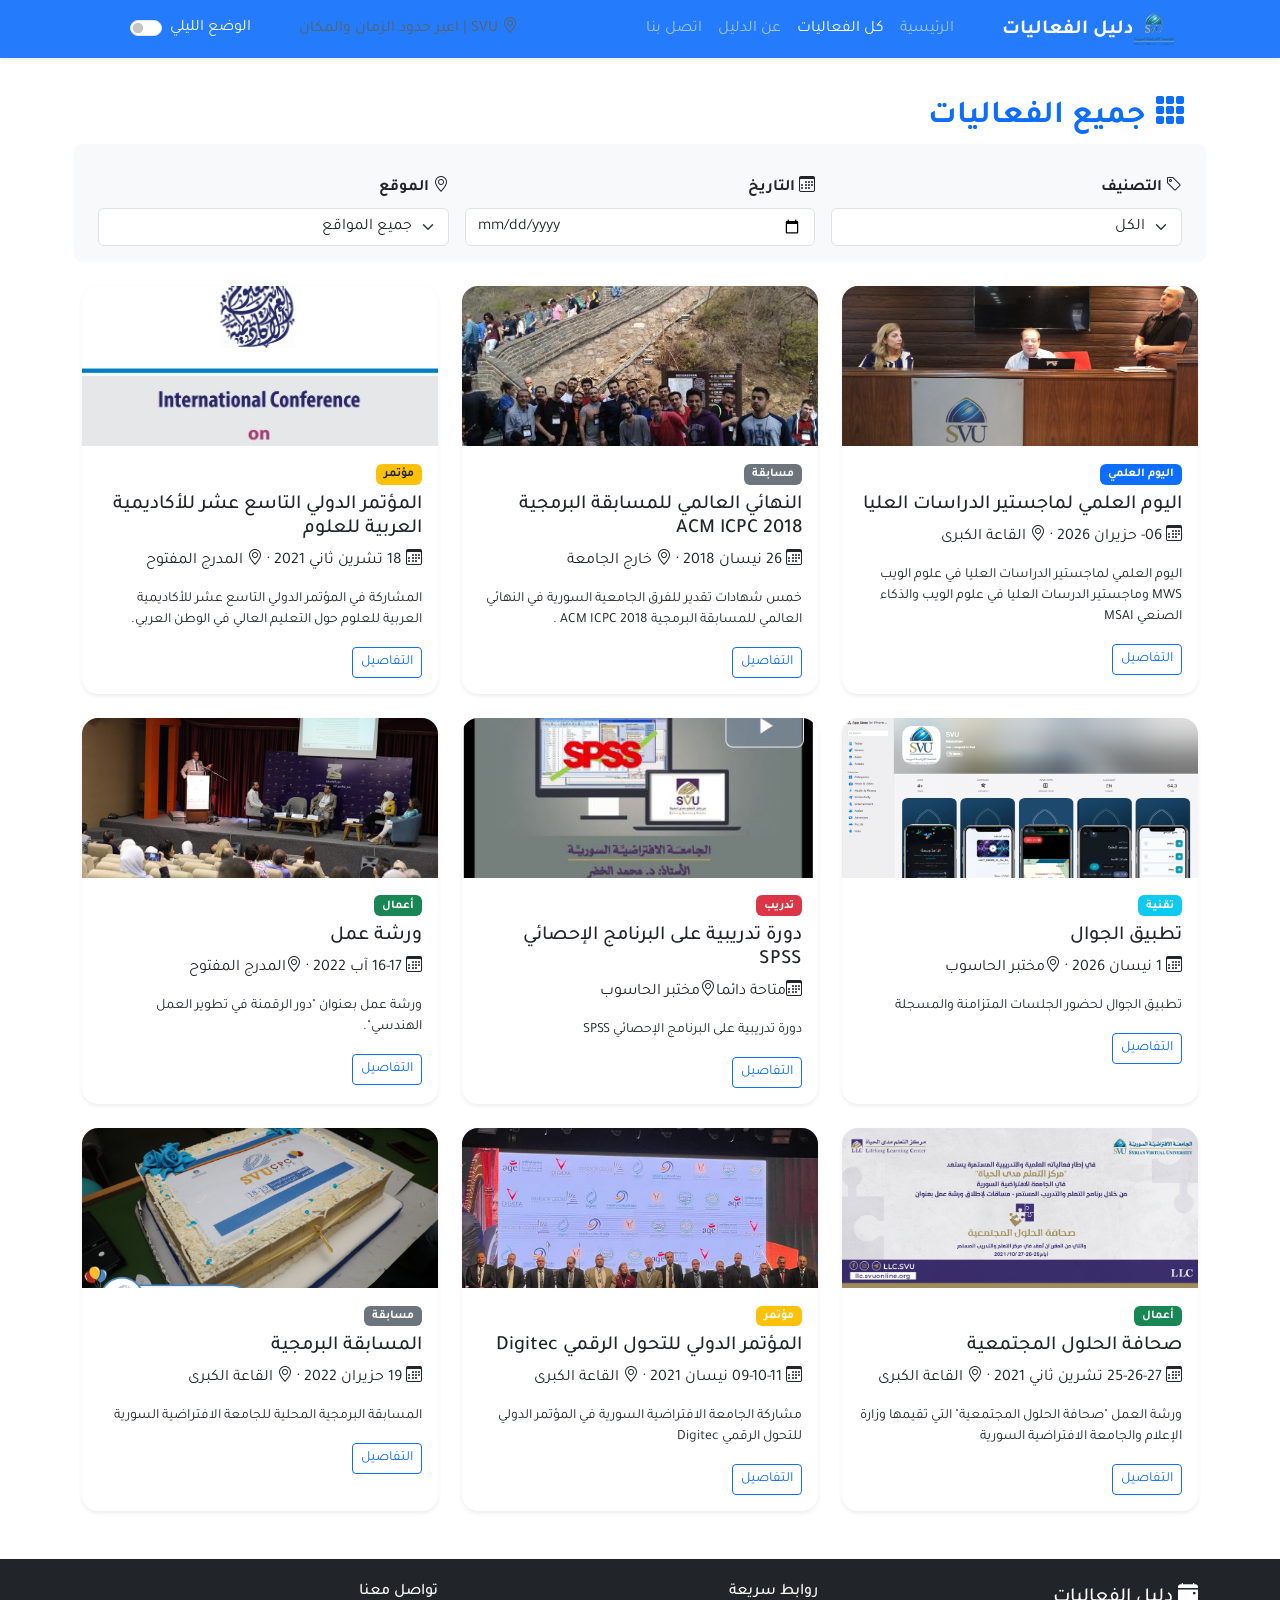
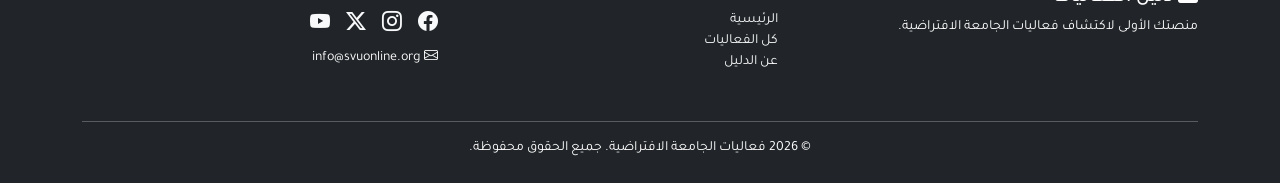
<file: events.html>
<!DOCTYPE html>
<html lang="ar">
<head>
  <meta charset="UTF-8">
  <meta name="viewport" content="width=device-width, initial-scale=1.0">
  <title>كل الفعاليات - دليل فعاليات الجامعة الافتراضية</title>
  <link rel="icon" href="img/logo-2.png" type="image/png">

  <!-- Bootstrap 5 CSS -->
  <link href="https://cdn.jsdelivr.net/npm/bootstrap@5.3.0-alpha3/dist/css/bootstrap.min.css" rel="stylesheet">
  <!-- Bootstrap Icons -->
  <link rel="stylesheet" href="https://cdn.jsdelivr.net/npm/bootstrap-icons@1.11.0/font/bootstrap-icons.css">
  <!-- Google Fonts -->
  <link href="https://fonts.googleapis.com/css2?family=Cairo:wght@300;400;600;700&family=Tajawal:wght@300;400;500;700&display=swap" rel="stylesheet">
  <link
    href="https://cdn.jsdelivr.net/npm/bootstrap@5.3.3/dist/css/bootstrap.min.css"
    rel="stylesheet"
  />
  <!-- Custom Styles -->
  <link rel="stylesheet" href="css/styles.css">
</head>
<body>
  <!-- ===== HEADER / NAVBAR ===== -->
  <header>
    <nav class="navbar navbar-expand-lg navbar-dark bg-primary shadow-sm fixed-top">
      <div class="container">
        <a class="navbar-brand fw-bold" href="index.html">
          <!-- <i class="bi bi-calendar-event-fill me-2"></i> دليل الفعاليات -->
        <img src="img/logo.png" alt="SVU" width="40" class="me-2" />دليل الفعاليات
        </a>
        <button class="navbar-toggler" type="button" data-bs-toggle="collapse" data-bs-target="#mainNav" 
                aria-controls="mainNav" aria-expanded="false" aria-label="تبديل التنقل">
          <span class="navbar-toggler-icon"></span>
        </button>
        <div class="collapse navbar-collapse" id="mainNav">
          <ul class="navbar-nav ms-auto mb-2 mb-lg-0">
            <li class="nav-item"><a class="nav-link" href="index.html">الرئيسية</a></li>
            <li class="nav-item"><a class="nav-link active" href="events.html">كل الفعاليات</a></li>
            <li class="nav-item"><a class="nav-link" href="about.html">عن الدليل</a></li>
            <li class="nav-item"><a class="nav-link" href="contact.html">اتصل بنا</a></li>
          </ul>
          <span class="navbar-text text-light-emphasis d-none d-lg-block ms-5">
            <i class="bi bi-geo-alt"></i> SVU | اعبر حدود الزمان والمكان 
          </span>
          <!-- Dark Mode Toggle -->
          <div class="form-check form-switch text-light ms-5">
            <input class="form-check-input" type="checkbox" id="toggleDarkMode">
            <label class="form-check-label" for="toggleDarkMode">الوضع الليلي</label>
          </div>
        </div>
      </div>
    </nav>
  </header>

  <!-- ===== MAIN CONTENT ===== -->
  <!-- By jalal_434823 & Hiba_450807 & Hussain_442221 & shaza_454550 -->
  <main>
    <div class="container py-4">
      <h2 class="section-title text-primary fw-bold mb-4">
        <i class="bi bi-grid-3x3-gap-fill"></i> جميع الفعاليات
      </h2>

      <!-- ===== شريط الفلترة والبحث ===== -->
      <div class="row g-3 mb-4 p-3 bg-light rounded-3">
        <div class="col-md-4">
          <label class="form-label fw-bold"><i class="bi bi-tag"></i> التصنيف</label>
          <select class="form-select" id="filterCategory">
            <option value="all">الكل</option>
            <option value="تقنية">تقنية</option>
            <option value="اليوم العلمي">اليوم العلمي</option>
            <option value="مسابقة">مسابقة</option>
            <option value="مؤتمر">مؤتمر</option>
            <option value="تدريب">تدريب</option>
            <option value="أعمال">أعمال</option>
          </select>
        </div>
        <div class="col-md-4">
          <label class="form-label fw-bold"><i class="bi bi-calendar3"></i> التاريخ</label>
          <input type="date" class="form-control" id="filterDate">
        </div>
        <div class="col-md-4">
          <label class="form-label fw-bold"><i class="bi bi-geo-alt"></i> الموقع</label>
          <select class="form-select" id="filterLocation">
            <option value="all">جميع المواقع</option>
            <option value="القاعة الكبرى">القاعة الكبرى</option>
            <option value="المدرج المفتوح">المدرج المفتوح</option>
            <option value="خارج الجامعة">خارج الجامعة </option>
            <option value="مختبر الحاسوب">مختبر الحاسوب</option>
          </select>
        </div>
      </div>

      <!-- ===== قائمة الفعاليات ===== -->
      <!-- By jalal_434823 & Hiba_450807 & Hussain_442221 & shaza_454550 -->
      <div class="row g-4" id="eventsGrid">
        <!-- فعالية 1 -->
        <div class="col-md-6 col-lg-4">
          <div class="card h-100 shadow-sm event-card">
            <img src="img/event1_1.jpg" class="card-img-top" alt="اليوم العلمي MWS & MSAI">
            <div class="card-body">
              <span class="badge bg-primary mb-2">اليوم العلمي</span>
              <h5 class="card-title"> اليوم العلمي لماجستير الدراسات العليا</h5>
              <p class="card-text"><i class="bi bi-calendar3"></i> 06- حزيران 2026 · <i class="bi bi-geo-alt"></i> القاعة الكبرى</p>
              <p class="card-text small">اليوم العلمي لماجستير الدراسات العليا في علوم الويب MWS وماجستير الدرسات العليا في علوم الويب والذكاء الصنعي MSAI</p>
              <a href="event.html#event_1" class="btn btn-outline-primary btn-sm">التفاصيل</a>
            </div>
          </div>
        </div>

        <!-- فعالية 2 -->
        <div class="col-md-6 col-lg-4">
          <div class="card h-100 shadow-sm event-card">
            <img src="img/event2_1.jpg" class="card-img-top" alt="النهائي العالمي للمسابقة البرمجية ">
            <div class="card-body">
              <span class="badge bg-secondary mb-2">مسابقة</span>
              <h5 class="card-title">النهائي العالمي للمسابقة البرمجية ACM ICPC 2018</h5>
              <p class="card-text"><i class="bi bi-calendar3"></i> 26 نيسان 2018 · <i class="bi bi-geo-alt"></i> خارج الجامعة </p>
              <p class="card-text small"> خمس شهادات تقدير للفرق الجامعية السورية في النهائي العالمي للمسابقة البرمجية ACM ICPC 2018 .</p>
              <a href="event.html#event_2" class="btn btn-outline-primary btn-sm">التفاصيل</a>
            </div>
          </div>
        </div>

        <!-- فعالية 3 -->
        <div class="col-md-6 col-lg-4">
          <div class="card h-100 shadow-sm event-card">
            <img src="img/event3_1.jpg" class="card-img-top" alt="مؤتمر دولي">
            <div class="card-body">
              <span class="badge bg-warning text-dark mb-2">مؤتمر</span>
              <h5 class="card-title"> المؤتمر الدولي التاسع عشر للأكاديمية العربية للعلوم</h5>
              <p class="card-text"><i class="bi bi-calendar3"></i> 18 تشرين ثاني 2021 · <i class="bi bi-geo-alt"></i> المدرج المفتوح</p>
              <p class="card-text small">المشاركة في المؤتمر الدولي التاسع عشر للأكاديمية العربية للعلوم حول التعليم العالي في الوطن العربي.</p>
              <a href="event.html#event_3" class="btn btn-outline-primary btn-sm">التفاصيل</a>
            </div>
          </div>
        </div>

        <!-- فعالية 4 -->
          <div class="col-md-6 col-lg-4">
            <div class="card h-100 shadow-sm event-card">
              <img src="img/event4.png" class="card-img-top" alt="حدث تقني">
              <div class="card-body">
                <span class="badge bg-info mb-2">تقنية</span>
                <h5 class="card-title">تطبيق الجوال</h5>
                <p class="card-text"><i class="bi bi-calendar3"></i> 1 نيسان 2026 · <i class="bi bi-geo-alt"></i>مختبر الحاسوب</p>
                <p class="card-text small">تطبيق الجوال لحضور الجلسات المتزامنة والمسجلة</p>
                <a href="event.html#event_4" class="btn btn-outline-primary btn-sm">التفاصيل</a>
              </div>
            </div>
          </div>

        <!-- فعالية 5 -->
        <div class="col-md-6 col-lg-4">
            <div class="card h-100 shadow-sm event-card">
              <img src="img/event5_1.jpg" class="card-img-top" alt="دورة تدريبية">
              <div class="card-body">
                <span class="badge bg-danger mb-2">تدريب</span>
                <h5 class="card-title"> دورة تدريبية على البرنامج الإحصائي SPSS </h5>
                <p class="card-text"><i class="bi bi-calendar3"></i>متاحة دائما<i class="bi bi-geo-alt"></i>مختبر الحاسوب</p>
                <p class="card-text small">دورة تدريبية على البرنامج الإحصائي SPSS </p>
                <a href="event.html#event_5" class="btn btn-outline-primary btn-sm">التفاصيل</a>
              </div>
            </div>
        </div>

        <!-- فعالية 6 -->
          <div class="col-md-6 col-lg-4">
            <div class="card h-100 shadow-sm event-card">
              <img src="img/event6_1.jpg" class="card-img-top" alt="ورشة عمل">
              <div class="card-body">
                <span class="badge bg-success mb-2">أعمال</span>
                <h5 class="card-title">ورشة عمل</h5>
                <p class="card-text"><i class="bi bi-calendar3"></i> 16-17 آب 2022 · <i class="bi bi-geo-alt"></i>المدرج المفتوح</p>
                <p class="card-text small">ورشة عمل بعنوان "دور الرقمنة في تطوير العمل الهندسي".</p>
                <a href="event.html#event_6" class="btn btn-outline-primary btn-sm">التفاصيل</a>
              </div>
            </div>
          </div>

        <!-- فعالية 7 -->
        <div class="col-md-6 col-lg-4">
          <div class="card h-100 shadow-sm event-card">
            <img src="img/event7_1.jpg" class="card-img-top" alt="صحافة الحلول المجتمعية">
            <div class="card-body">
              <span class="badge bg-success mb-2">أعمال</span>
              <h5 class="card-title">صحافة الحلول المجتمعية</h5>
              <p class="card-text"><i class="bi bi-calendar3"></i> 25-26-27 تشرين ثاني 2021 · <i class="bi bi-geo-alt"></i> القاعة الكبرى </p>
              <p class="card-text small">ورشة العمل "صحافة الحلول المجتمعية" التي تقيمها وزارة الإعلام والجامعة الافتراضية السورية</p>
              <a href="event.html#event_7" class="btn btn-outline-primary btn-sm">التفاصيل</a>
            </div>
          </div>
        </div>

        <!-- فعالية 8 -->
        <div class="col-md-6 col-lg-4">
          <div class="card h-100 shadow-sm event-card">
            <img src="img/event8_1.jpg" class="card-img-top" alt="مؤتمر">
            <div class="card-body">
              <span class="badge bg-warning mb-2">مؤتمر</span>
              <h5 class="card-title">المؤتمر الدولي للتحول الرقمي Digitec</h5>
              <p class="card-text"><i class="bi bi-calendar3"></i> 09-10-11 نيسان 2021 · <i class="bi bi-geo-alt"></i> القاعة الكبرى</p>
              <p class="card-text small">مشاركة الجامعة الافتراضية السورية في المؤتمر الدولي للتحول الرقمي Digitec</p>
              <a href="event.html#event_8" class="btn btn-outline-primary btn-sm">التفاصيل</a>
            </div>
          </div>
        </div>

        <!-- فعالية 9 -->
        <div class="col-md-6 col-lg-4">
          <div class="card h-100 shadow-sm event-card">
            <img src="img/event9_1.jpg" class="card-img-top" alt="مؤتمر">
            <div class="card-body">
              <span class="badge bg-secondary mb-2">مسابقة</span>
              <h5 class="card-title">المسابقة البرمجية</h5>
              <p class="card-text"><i class="bi bi-calendar3"></i> 19 حزيران 2022 · <i class="bi bi-geo-alt"></i> القاعة الكبرى</p>
              <p class="card-text small">المسابقة البرمجية المحلية للجامعة الافتراضية السورية</p>
              <a href="event.html#event_9" class="btn btn-outline-primary btn-sm">التفاصيل</a>
            </div>
          </div>
        </div>

      </div>
    </div>
  </main>

  <!-- ===== FOOTER ===== -->
  <!-- By jalal_434823 & Hiba_450807 & Hussain_442221 & shaza_454550 -->
  <footer class="bg-dark text-white pt-4 pb-2 mt-4">
    <div class="container">
      <div class="row">
        <div class="col-md-4 mb-3">
          <h5><i class="bi bi-calendar-event-fill"></i> دليل الفعاليات</h5>
          <p class="small">منصتك الأولى لاكتشاف فعاليات الجامعة الافتراضية.</p>
        </div>
        <div class="col-md-4 mb-3">
          <h6>روابط سريعة</h6>
          <ul class="list-unstyled small">
            <li><a href="index.html" class="text-light text-decoration-none">الرئيسية</a></li>
            <li><a href="events.html" class="text-light text-decoration-none">كل الفعاليات</a></li>
            <li><a href="about.html" class="text-light text-decoration-none">عن الدليل</a></li>
          </ul>
        </div>
        <div class="col-md-4 mb-3">
          <h6>تواصل معنا</h6>
          <div class="d-flex gap-3">
            <a href="#" class="text-light"><i class="bi bi-facebook fs-5"></i></a>
            <a href="#" class="text-light"><i class="bi bi-instagram fs-5"></i></a>
            <a href="#" class="text-light"><i class="bi bi-twitter-x fs-5"></i></a>
            <a href="#" class="text-light"><i class="bi bi-youtube fs-5"></i></a>
          </div>
          <p class="small mt-2"><i class="bi bi-envelope"></i> info@svuonline.org</p>
        </div>
      </div>
      <hr class="bg-light">
      <p class="text-center small">&copy; 2026  فعاليات الجامعة الافتراضية. جميع الحقوق محفوظة.</p>
    </div>
  </footer>

  <!-- أزرار الخدمات الإضافية -->
  <button class="btn btn-primary rounded-circle" id="scrollTopBtn">⬆</button>
    
  <!-- Bootstrap JS Bundle -->
  <script src="https://cdn.jsdelivr.net/npm/bootstrap@5.3.0-alpha3/dist/js/bootstrap.bundle.min.js"></script>
  <script src="https://cdn.jsdelivr.net/npm/bootstrap@5.3.3/dist/css/bootstrap.min.css"></script>
  <!--  JS -->
  <script src="js/main.js"></script>
</body>
</html>
</file>
<file: css/styles.css>
/*-- By jalal_434823 & Hiba_450807 & Hussain_442221 & shaza_454550 */
/* ===== هوية لونية ===== */
:root {
    --bg-light: #ffffff;
    --bg-dark: #1a1a2e;
    --text-light: #212529;
    --text-dark: #f8f9fa;
    --card-bg-light: #ffffff;
    --card-bg-dark: #2d2d44;
}

body {
    padding-top: 70px;
    font-family: 'Tajawal', 'Cairo', sans-serif;
    background-color: var(--bg-light);
    color: var(--text-light);
    transition: background-color 0.3s ease, color 0.3s ease;
    direction: rtl; /* يدعم اللغة العربية بالكامل */
    text-align: right;
}
@media (max-width: 992px) {
    body {
        padding-top: 60px;
    }
}

/* نمط الوضع الداكن Dark Mode */
body.dark-mode  {
    background-color: var(--bg-dark);
    color: var(--text-dark);
}

body.dark-mode .bg-light {
    background-color: #2d2d44 !important;
}

body.dark-mode .bg-white {
    background-color: #1a1a2e !important;
}

body.dark-mode .card {
    background-color: var(--card-bg-dark);
    color: var(--text-dark);
    border-color: #3d3d5c;
}

body.dark-mode .card .text-muted {
    color: #adb5bd !important;
}

body.dark-mode .event-card {
    background-color: #2d2d44;
}

body.dark-mode .event-card .card-title {
    color: #f8f9fa;
}

body.dark-mode .event-card .card-text {
    color: #ced4da;
}

body.dark-mode .modal-content {
    background-color: #2d2d44;
    color: #f8f9fa;
}

body.dark-mode .modal-header {
    border-bottom-color: #3d3d5c;
}

body.dark-mode .modal-footer {
    border-top-color: #3d3d5c;
}

body.dark-mode .btn-close {
    filter: invert(1);
}

/* تنسيق البادجات في الوضع الداكن */
body.dark-mode .category-badge {
    opacity: 0.9;
}

body.dark-mode .category-badge.bg-warning {
    background-color: #ffc107 !important;
    color: #212529 !important;
}

body.dark-mode .category-badge.bg-info {
    background-color: #0dcaf0 !important;
    color: #212529 !important;
}

/* تحسين العناوين */
.section-title {
  border-right: 5px solid var(--primary);
  padding-right: 12px;
  margin-bottom: 1.5rem;
  font-weight: 700;
}
.navbar {
  opacity: 0.9;
}

/* slide */
#featuredSlider {
  max-width: 100%;
  overflow: hidden;
}

#featuredSlider .carousel-inner {
    height: 480px; /* ارتفاع مناسب */
    max-height: 480px;
    background: #f0f2f5;
    border-radius: 15px;
    overflow: hidden;
}

.carousel-item {
  height: 480px;
  background: #f8f9fa;
}

/* تقليل ارتفاع صور السلايدر */
.carousel-item .slider-img {
  width: 100%;
  height: 100%;
  object-fit: cover; /* تغطية كاملة */
  object-position: center 60%; /* إظهار الجزء العلوي من الصورة */
  transition: transform 0.5s ease; /* تأثير حركة خفيف */
}
/* تكبير الصورة عند التمرير (تأثير إضافي) */
.carousel-item:hover .slider-img {
    transform: scale(1.02);
}

/* للنصوص والتعليقات */
.carousel-caption {
    background: linear-gradient(to top, rgba(0,0,0,0.8), transparent);
    border-radius: 10px;
    padding: 20px 25px;
    bottom: 0;
    left: 0;
    right: 0;
    text-align: right;
}

/* التكيف مع الشاشات المختلفة */
@media (max-width: 992px) {
    #featuredSlider .carousel-inner,
    .carousel-item {
        height: 400px;
        max-height: 400px;
    }
}

@media (max-width: 768px) {
    #featuredSlider .carousel-inner,
    .carousel-item {
        height: 350px;
        max-height: 350px;
    }
    
    .carousel-item .slider-img {
        object-position: center 30%;
    }
}

@media (max-width: 576px) {
    #featuredSlider .carousel-inner,
    .carousel-item {
        height: 250px;
        max-height: 250px;
    }
    
    .carousel-caption {
        padding: 10px 15px;
    }
    
    .carousel-caption h5 {
        font-size: 0.9rem;
    }
    .carousel-caption p {
        font-size: 0.7rem;
    }
}

/* أزرار التحكم */
.carousel-control-prev,
.carousel-control-next {
    width: 10%;
    opacity: 0.8;
}

.carousel-control-prev-icon,
.carousel-control-next-icon {
    background-color: rgba(0,0,0,0.5);
    border-radius: 50%;
    padding: 25px;
    background-size: 50%;
}

/* ===== بطاقات الفعاليات ===== */
.event-card {
    transition: transform 0.2s ease, box-shadow 0.2s;
    border: none;
    border-radius: 16px;
    overflow: hidden;
}
.event-card:hover {
    transform: translateY(-6px);
    box-shadow: 0 12px 24px rgba(0,0,0,0.12);
}
.event-card .card-img-top {
    height: 160px;
    object-fit: cover;
}


/* زر العودة إلى الأعلى */
#scrollTopBtn {
    position: fixed;
    bottom: 20px;
    left: 20px;
    display: none;
    z-index: 99;
}
</file>
